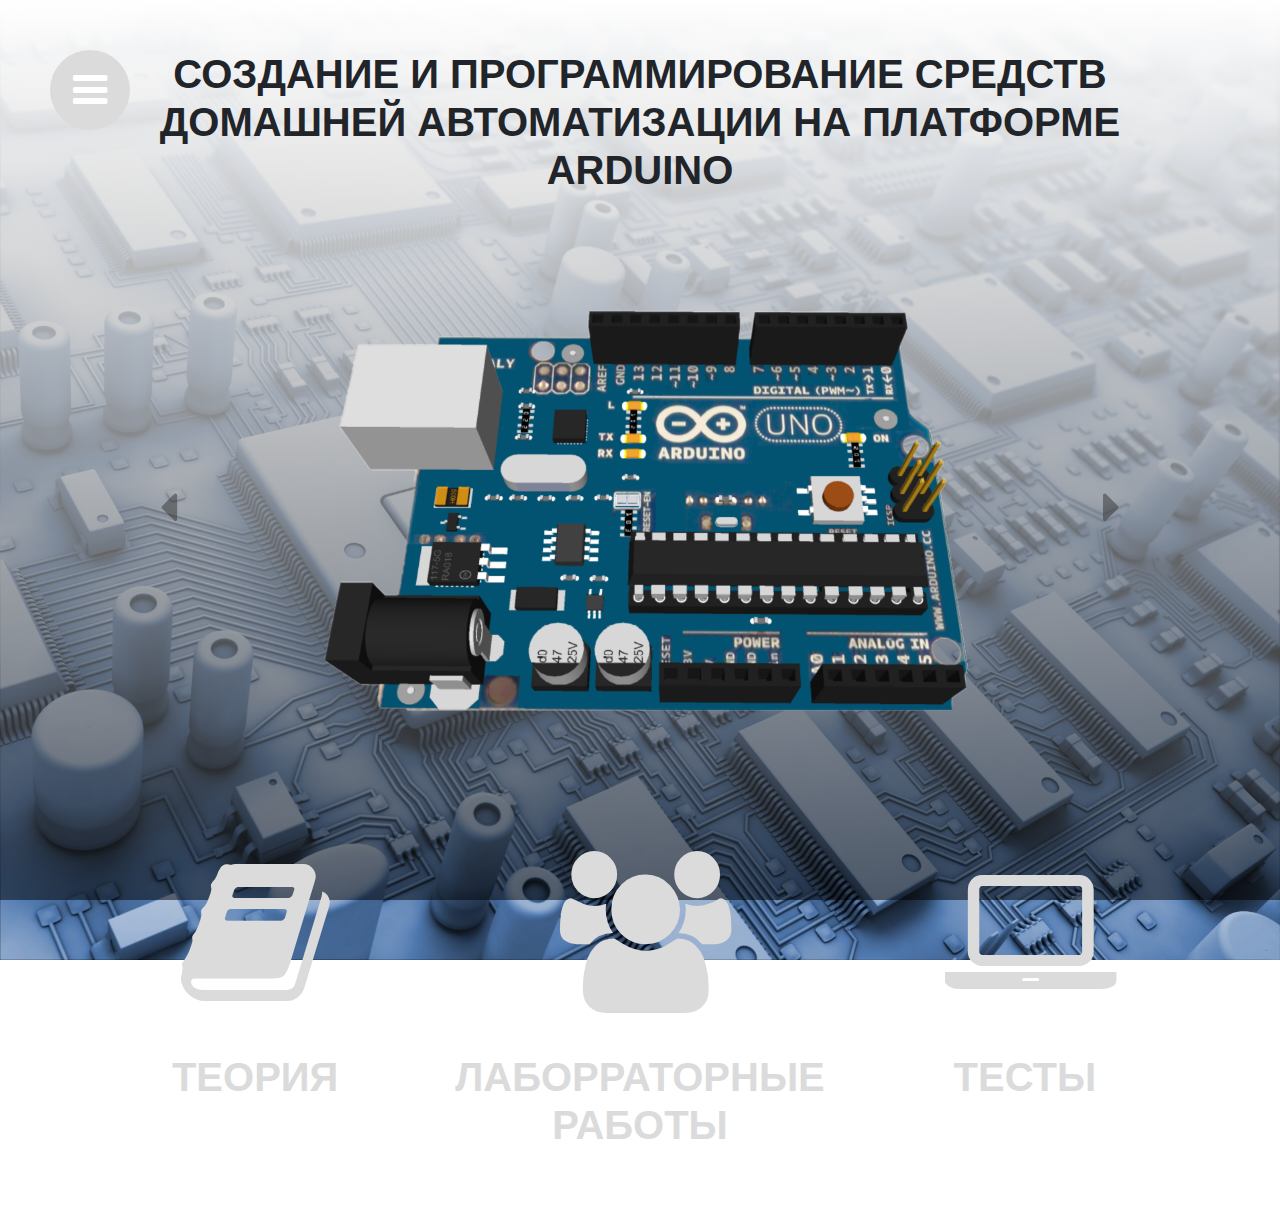
<file: index.html>
<!doctype html>
<html lang="en">
  <head>
    <meta charset="utf-8">
    <meta name="viewport" content="width=device-width, initial-scale=1, shrink-to-fit=no">
    <link rel="stylesheet" href="css/bootstrap.css">
    <link rel="stylesheet" href="css/d_ma.css">
    <link rel="stylesheet" href="css/font_d_ma_01.css">
    <title>
      Главная
    </title>
  </head>
  <body>
	<div class="swipe-area" id="LEFTFINGER"></div>

    <!-- левый выезжающий навигационный бар -->
    <nav class="nav flex-column bg-primary" id="menu" role="navigation">
      <a class="nav-link active" href="index.html">Главная</a>
      <a class="nav-link active" href="theory.html">Теория</a>
      <a class="nav-link" href="practice.html">Практика</a>
      <a class="nav-link" href="test.html">Тесты</a>
    </nav>

    <main class="page-wrap">

      <!-- кнопка для навигационный бар -->
      <button class="d-none d-lg-block" id="menu-toggle">
        <i class="font_icon_menu d-none d-lg-block"></i>
      </button>

      <section class="container" >

        <h1 class="h1 text-center display-8 text-uppercase font-weight-bold d-none d-lg-block">
          Создание и программирование средств домашней автоматизации на платформе Arduino
        </h1>

       <!-- <h3 class="text-center font-weight-light">
          Факультатив для студентов 3 курса физико-математического факультета
        </h3> -->

        <!-- карусель -->
        <div id="carouselExampleControls" class="carousel slide d-none d-lg-block" data-ride="carousel">
          <div class="carousel-inner">
            <!-- карусель. Элемент 1 -->
            <a class="carousel-item active" href="theory.html">
              <img src="img/Arduino.png" width="1280" height="720" class="d-block w-100" alt="...">
              <div class="carousel-caption d-none d-md-block">
                <h1 hidden>
                  Теория
                </h1>
              </div>
            </a>

            <!-- карусель. Элемент 2 -->
            <a class="carousel-item " href="practice.html">
              <img src="img/Labs.png" width="1280" height="720" class="d-block w-100" alt="...">
              <div class="carousel-caption d-none d-md-block">
                <h1 hidden>
                  Лабораторные работы
                </h1>
              </div>
            </a>

            <!-- карусель. Элемент 3 -->
            <a class="carousel-item " href="test.html">
              <img src="img/Ttest.png" width="1280" height="720" class="d-block w-100" alt="...">
              <div class="carousel-caption d-none d-md-block">
                <h1 hidden>
                  Тесты
                </h1>
              </div>
            </a>

          </div>

          <a class="carousel-control-prev" href="#carouselExampleControls" role="button" data-slide="prev">
            <i class="font_icon_left-dir" aria-hidden="true"></i>
            <span class="sr-only">Previous</span>
          </a>
          <a class="carousel-control-next" href="#carouselExampleControls" role="button" data-slide="next">
            <i class="font_icon_right-dir" aria-hidden="true"></i>
            <span class="sr-only">Next</span>
          </a>

        </div>

        <div class="row first_box text-center">
          <a class="col first_block" href="theory.html">
            <i class="font_icon_book"></i>
            <h1 class="font-weight-bold text-uppercase">Теория</h1>
          </a>
          <a class="col first_block" href="practice.html">
            <i class="font_icon_users"></i>
            <h1 class="font-weight-bold text-uppercase">Лаборраторные работы</h1>
          </a>
          <a class="col first_block" href="test.html">
            <i class="font_icon_laptop"></i>
            <h1 class="font-weight-bold text-uppercase">Тесты</h1>
          </a>
        </div>
      </section>
    </main>

    <script src="js/jquery-3.3.1.slim.min.js"></script>
    <script src="js/popper.min.js"></script>
    <script src="js/bootstrap.js"></script>
    <script src="js/d_ma.js"></script>
	<script src="js/jquery.touchSwipe.js"></script>

  </body>
</html>
</file>
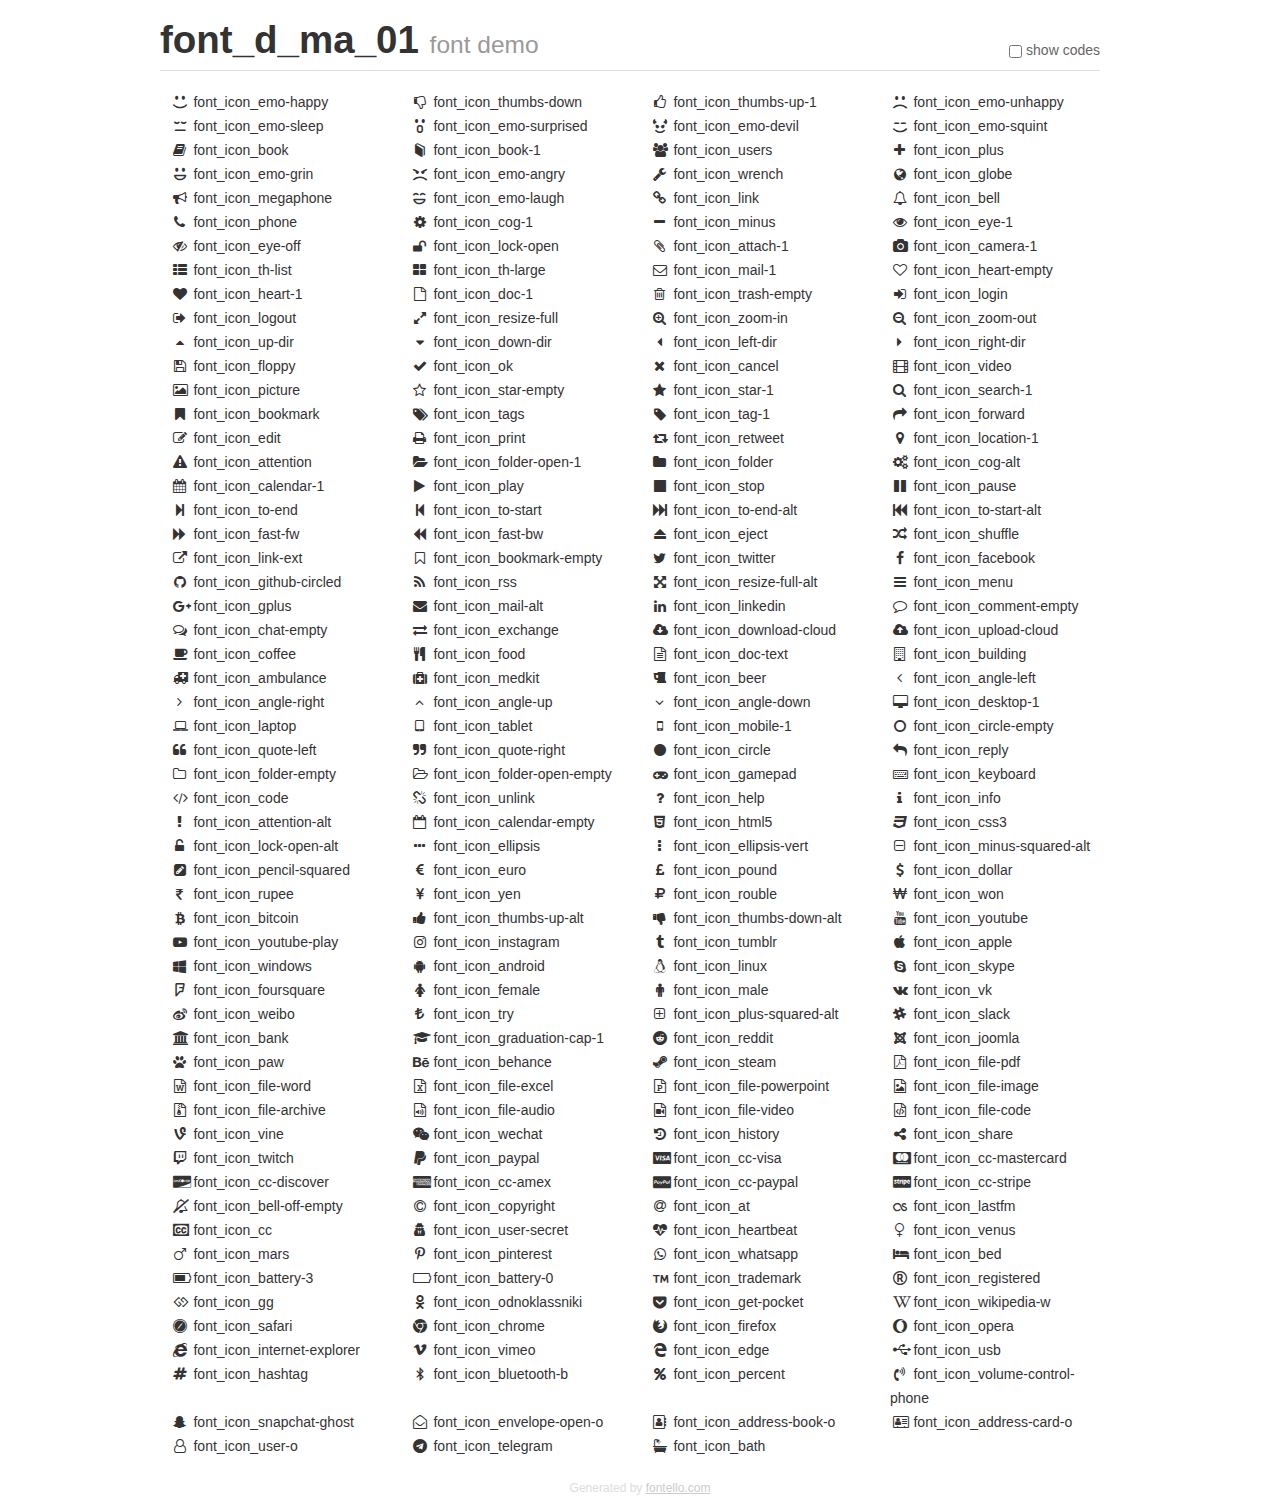
<file: font_demo.html>
<!DOCTYPE html>
<html>
  <head><!--[if lt IE 9]><script language="javascript" type="text/javascript" src="//html5shim.googlecode.com/svn/trunk/html5.js"></script><![endif]-->
    <meta charset="UTF-8"><style>/*
 * Bootstrap v2.2.1
 *
 * Copyright 2012 Twitter, Inc
 * Licensed under the Apache License v2.0
 * http://www.apache.org/licenses/LICENSE-2.0
 *
 * Designed and built with all the love in the world @twitter by @mdo and @fat.
 */
.clearfix {
  *zoom: 1;
}
.clearfix:before,
.clearfix:after {
  display: table;
  content: "";
  line-height: 0;
}
.clearfix:after {
  clear: both;
}
html {
  font-size: 100%;
  -webkit-text-size-adjust: 100%;
  -ms-text-size-adjust: 100%;
}
a:focus {
  outline: thin dotted #333;
  outline: 5px auto -webkit-focus-ring-color;
  outline-offset: -2px;
}
a:hover,
a:active {
  outline: 0;
}
button,
input,
select,
textarea {
  margin: 0;
  font-size: 100%;
  vertical-align: middle;
}
button,
input {
  *overflow: visible;
  line-height: normal;
}
button::-moz-focus-inner,
input::-moz-focus-inner {
  padding: 0;
  border: 0;
}
body {
  margin: 0;
  font-family: "Helvetica Neue", Helvetica, Arial, sans-serif;
  font-size: 14px;
  line-height: 20px;
  color: #333;
  background-color: #fff;
}
a {
  color: #08c;
  text-decoration: none;
}
a:hover {
  color: #005580;
  text-decoration: underline;
}
.row {
  margin-left: -20px;
  *zoom: 1;
}
.row:before,
.row:after {
  display: table;
  content: "";
  line-height: 0;
}
.row:after {
  clear: both;
}
[class*="span"] {
  float: left;
  min-height: 1px;
  margin-left: 20px;
}
.container,
.navbar-static-top .container,
.navbar-fixed-top .container,
.navbar-fixed-bottom .container {
  width: 940px;
}
.span12 {
  width: 940px;
}
.span11 {
  width: 860px;
}
.span10 {
  width: 780px;
}
.span9 {
  width: 700px;
}
.span8 {
  width: 620px;
}
.span7 {
  width: 540px;
}
.span6 {
  width: 460px;
}
.span5 {
  width: 380px;
}
.span4 {
  width: 300px;
}
.span3 {
  width: 220px;
}
.span2 {
  width: 140px;
}
.span1 {
  width: 60px;
}
[class*="span"].pull-right,
.row-fluid [class*="span"].pull-right {
  float: right;
}
.container {
  margin-right: auto;
  margin-left: auto;
  *zoom: 1;
}
.container:before,
.container:after {
  display: table;
  content: "";
  line-height: 0;
}
.container:after {
  clear: both;
}
p {
  margin: 0 0 10px;
}
.lead {
  margin-bottom: 20px;
  font-size: 21px;
  font-weight: 200;
  line-height: 30px;
}
small {
  font-size: 85%;
}
h1 {
  margin: 10px 0;
  font-family: inherit;
  font-weight: bold;
  line-height: 20px;
  color: inherit;
  text-rendering: optimizelegibility;
}
h1 small {
  font-weight: normal;
  line-height: 1;
  color: #999;
}
h1 {
  line-height: 40px;
}
h1 {
  font-size: 38.5px;
}
h1 small {
  font-size: 24.5px;
}
body {
  margin-top: 90px;
}
.header {
  position: fixed;
  top: 0;
  left: 50%;
  margin-left: -480px;
  background-color: #fff;
  border-bottom: 1px solid #ddd;
  padding-top: 10px;
  z-index: 10;
}
.footer {
  color: #ddd;
  font-size: 12px;
  text-align: center;
  margin-top: 20px;
}
.footer a {
  color: #ccc;
  text-decoration: underline;
}
.the-icons {
  font-size: 14px;
  line-height: 24px;
}
.switch {
  position: absolute;
  right: 0;
  bottom: 10px;
  color: #666;
}
.switch input {
  margin-right: 0.3em;
}
.codesOn .i-name {
  display: none;
}
.codesOn .i-code {
  display: inline;
}
.i-code {
  display: none;
}
@font-face {
      font-family: 'font_d_ma_01';
      src: url('./font/font_d_ma_01.eot?339943');
      src: url('./font/font_d_ma_01.eot?339943#iefix') format('embedded-opentype'),
           url('./font/font_d_ma_01.woff?339943') format('woff'),
           url('./font/font_d_ma_01.ttf?339943') format('truetype'),
           url('./font/font_d_ma_01.svg?339943#font_d_ma_01') format('svg');
      font-weight: normal;
      font-style: normal;
    }
     
     
    .demo-icon
    {
      font-family: "font_d_ma_01";
      font-style: normal;
      font-weight: normal;
      speak: none;
     
      display: inline-block;
      text-decoration: inherit;
      width: 1em;
      margin-right: .2em;
      text-align: center;
      /* opacity: .8; */
     
      /* For safety - reset parent styles, that can break glyph codes*/
      font-variant: normal;
      text-transform: none;
     
      /* fix buttons height, for twitter bootstrap */
      line-height: 1em;
     
      /* Animation center compensation - margins should be symmetric */
      /* remove if not needed */
      margin-left: .2em;
     
      /* You can be more comfortable with increased icons size */
      /* font-size: 120%; */
     
      /* Font smoothing. That was taken from TWBS */
      -webkit-font-smoothing: antialiased;
      -moz-osx-font-smoothing: grayscale;
     
      /* Uncomment for 3D effect */
      /* text-shadow: 1px 1px 1px rgba(127, 127, 127, 0.3); */
    }
     </style>
    <link rel="stylesheet" href="css/animation.css"><!--[if IE 7]><link rel="stylesheet" href="css/" + font.fontname + "-ie7.css"><![endif]-->
    <script>
      function toggleCodes(on) {
        var obj = document.getElementById('icons');
      
        if (on) {
          obj.className += ' codesOn';
        } else {
          obj.className = obj.className.replace(' codesOn', '');
        }
      }
      
    </script>
  </head>
  <body>
    <div class="container header">
      <h1>font_d_ma_01 <small>font demo</small></h1>
      <label class="switch">
        <input type="checkbox" onclick="toggleCodes(this.checked)">show codes
      </label>
    </div>
    <div class="container" id="icons">
      <div class="row">
        <div class="the-icons span3" title="Code: 0xe800"><i class="demo-icon font_icon_emo-happy">&#xe800;</i> <span class="i-name">font_icon_emo-happy</span><span class="i-code">0xe800</span></div>
        <div class="the-icons span3" title="Code: 0xe801"><i class="demo-icon font_icon_thumbs-down">&#xe801;</i> <span class="i-name">font_icon_thumbs-down</span><span class="i-code">0xe801</span></div>
        <div class="the-icons span3" title="Code: 0xe802"><i class="demo-icon font_icon_thumbs-up-1">&#xe802;</i> <span class="i-name">font_icon_thumbs-up-1</span><span class="i-code">0xe802</span></div>
        <div class="the-icons span3" title="Code: 0xe803"><i class="demo-icon font_icon_emo-unhappy">&#xe803;</i> <span class="i-name">font_icon_emo-unhappy</span><span class="i-code">0xe803</span></div>
      </div>
      <div class="row">
        <div class="the-icons span3" title="Code: 0xe804"><i class="demo-icon font_icon_emo-sleep">&#xe804;</i> <span class="i-name">font_icon_emo-sleep</span><span class="i-code">0xe804</span></div>
        <div class="the-icons span3" title="Code: 0xe805"><i class="demo-icon font_icon_emo-surprised">&#xe805;</i> <span class="i-name">font_icon_emo-surprised</span><span class="i-code">0xe805</span></div>
        <div class="the-icons span3" title="Code: 0xe806"><i class="demo-icon font_icon_emo-devil">&#xe806;</i> <span class="i-name">font_icon_emo-devil</span><span class="i-code">0xe806</span></div>
        <div class="the-icons span3" title="Code: 0xe807"><i class="demo-icon font_icon_emo-squint">&#xe807;</i> <span class="i-name">font_icon_emo-squint</span><span class="i-code">0xe807</span></div>
      </div>
      <div class="row">
        <div class="the-icons span3" title="Code: 0xe808"><i class="demo-icon font_icon_book">&#xe808;</i> <span class="i-name">font_icon_book</span><span class="i-code">0xe808</span></div>
        <div class="the-icons span3" title="Code: 0xe809"><i class="demo-icon font_icon_book-1">&#xe809;</i> <span class="i-name">font_icon_book-1</span><span class="i-code">0xe809</span></div>
        <div class="the-icons span3" title="Code: 0xe80a"><i class="demo-icon font_icon_users">&#xe80a;</i> <span class="i-name">font_icon_users</span><span class="i-code">0xe80a</span></div>
        <div class="the-icons span3" title="Code: 0xe80b"><i class="demo-icon font_icon_plus">&#xe80b;</i> <span class="i-name">font_icon_plus</span><span class="i-code">0xe80b</span></div>
      </div>
      <div class="row">
        <div class="the-icons span3" title="Code: 0xe80c"><i class="demo-icon font_icon_emo-grin">&#xe80c;</i> <span class="i-name">font_icon_emo-grin</span><span class="i-code">0xe80c</span></div>
        <div class="the-icons span3" title="Code: 0xe80d"><i class="demo-icon font_icon_emo-angry">&#xe80d;</i> <span class="i-name">font_icon_emo-angry</span><span class="i-code">0xe80d</span></div>
        <div class="the-icons span3" title="Code: 0xe80e"><i class="demo-icon font_icon_wrench">&#xe80e;</i> <span class="i-name">font_icon_wrench</span><span class="i-code">0xe80e</span></div>
        <div class="the-icons span3" title="Code: 0xe80f"><i class="demo-icon font_icon_globe">&#xe80f;</i> <span class="i-name">font_icon_globe</span><span class="i-code">0xe80f</span></div>
      </div>
      <div class="row">
        <div class="the-icons span3" title="Code: 0xe810"><i class="demo-icon font_icon_megaphone">&#xe810;</i> <span class="i-name">font_icon_megaphone</span><span class="i-code">0xe810</span></div>
        <div class="the-icons span3" title="Code: 0xe812"><i class="demo-icon font_icon_emo-laugh">&#xe812;</i> <span class="i-name">font_icon_emo-laugh</span><span class="i-code">0xe812</span></div>
        <div class="the-icons span3" title="Code: 0xe820"><i class="demo-icon font_icon_link">&#xe820;</i> <span class="i-name">font_icon_link</span><span class="i-code">0xe820</span></div>
        <div class="the-icons span3" title="Code: 0xe821"><i class="demo-icon font_icon_bell">&#xe821;</i> <span class="i-name">font_icon_bell</span><span class="i-code">0xe821</span></div>
      </div>
      <div class="row">
        <div class="the-icons span3" title="Code: 0xe822"><i class="demo-icon font_icon_phone">&#xe822;</i> <span class="i-name">font_icon_phone</span><span class="i-code">0xe822</span></div>
        <div class="the-icons span3" title="Code: 0xe823"><i class="demo-icon font_icon_cog-1">&#xe823;</i> <span class="i-name">font_icon_cog-1</span><span class="i-code">0xe823</span></div>
        <div class="the-icons span3" title="Code: 0xe825"><i class="demo-icon font_icon_minus">&#xe825;</i> <span class="i-name">font_icon_minus</span><span class="i-code">0xe825</span></div>
        <div class="the-icons span3" title="Code: 0xe826"><i class="demo-icon font_icon_eye-1">&#xe826;</i> <span class="i-name">font_icon_eye-1</span><span class="i-code">0xe826</span></div>
      </div>
      <div class="row">
        <div class="the-icons span3" title="Code: 0xe827"><i class="demo-icon font_icon_eye-off">&#xe827;</i> <span class="i-name">font_icon_eye-off</span><span class="i-code">0xe827</span></div>
        <div class="the-icons span3" title="Code: 0xe828"><i class="demo-icon font_icon_lock-open">&#xe828;</i> <span class="i-name">font_icon_lock-open</span><span class="i-code">0xe828</span></div>
        <div class="the-icons span3" title="Code: 0xe829"><i class="demo-icon font_icon_attach-1">&#xe829;</i> <span class="i-name">font_icon_attach-1</span><span class="i-code">0xe829</span></div>
        <div class="the-icons span3" title="Code: 0xe82a"><i class="demo-icon font_icon_camera-1">&#xe82a;</i> <span class="i-name">font_icon_camera-1</span><span class="i-code">0xe82a</span></div>
      </div>
      <div class="row">
        <div class="the-icons span3" title="Code: 0xe82b"><i class="demo-icon font_icon_th-list">&#xe82b;</i> <span class="i-name">font_icon_th-list</span><span class="i-code">0xe82b</span></div>
        <div class="the-icons span3" title="Code: 0xe82c"><i class="demo-icon font_icon_th-large">&#xe82c;</i> <span class="i-name">font_icon_th-large</span><span class="i-code">0xe82c</span></div>
        <div class="the-icons span3" title="Code: 0xe82d"><i class="demo-icon font_icon_mail-1">&#xe82d;</i> <span class="i-name">font_icon_mail-1</span><span class="i-code">0xe82d</span></div>
        <div class="the-icons span3" title="Code: 0xe82e"><i class="demo-icon font_icon_heart-empty">&#xe82e;</i> <span class="i-name">font_icon_heart-empty</span><span class="i-code">0xe82e</span></div>
      </div>
      <div class="row">
        <div class="the-icons span3" title="Code: 0xe82f"><i class="demo-icon font_icon_heart-1">&#xe82f;</i> <span class="i-name">font_icon_heart-1</span><span class="i-code">0xe82f</span></div>
        <div class="the-icons span3" title="Code: 0xe830"><i class="demo-icon font_icon_doc-1">&#xe830;</i> <span class="i-name">font_icon_doc-1</span><span class="i-code">0xe830</span></div>
        <div class="the-icons span3" title="Code: 0xe831"><i class="demo-icon font_icon_trash-empty">&#xe831;</i> <span class="i-name">font_icon_trash-empty</span><span class="i-code">0xe831</span></div>
        <div class="the-icons span3" title="Code: 0xe832"><i class="demo-icon font_icon_login">&#xe832;</i> <span class="i-name">font_icon_login</span><span class="i-code">0xe832</span></div>
      </div>
      <div class="row">
        <div class="the-icons span3" title="Code: 0xe833"><i class="demo-icon font_icon_logout">&#xe833;</i> <span class="i-name">font_icon_logout</span><span class="i-code">0xe833</span></div>
        <div class="the-icons span3" title="Code: 0xe834"><i class="demo-icon font_icon_resize-full">&#xe834;</i> <span class="i-name">font_icon_resize-full</span><span class="i-code">0xe834</span></div>
        <div class="the-icons span3" title="Code: 0xe835"><i class="demo-icon font_icon_zoom-in">&#xe835;</i> <span class="i-name">font_icon_zoom-in</span><span class="i-code">0xe835</span></div>
        <div class="the-icons span3" title="Code: 0xe836"><i class="demo-icon font_icon_zoom-out">&#xe836;</i> <span class="i-name">font_icon_zoom-out</span><span class="i-code">0xe836</span></div>
      </div>
      <div class="row">
        <div class="the-icons span3" title="Code: 0xe837"><i class="demo-icon font_icon_up-dir">&#xe837;</i> <span class="i-name">font_icon_up-dir</span><span class="i-code">0xe837</span></div>
        <div class="the-icons span3" title="Code: 0xe838"><i class="demo-icon font_icon_down-dir">&#xe838;</i> <span class="i-name">font_icon_down-dir</span><span class="i-code">0xe838</span></div>
        <div class="the-icons span3" title="Code: 0xe839"><i class="demo-icon font_icon_left-dir">&#xe839;</i> <span class="i-name">font_icon_left-dir</span><span class="i-code">0xe839</span></div>
        <div class="the-icons span3" title="Code: 0xe83a"><i class="demo-icon font_icon_right-dir">&#xe83a;</i> <span class="i-name">font_icon_right-dir</span><span class="i-code">0xe83a</span></div>
      </div>
      <div class="row">
        <div class="the-icons span3" title="Code: 0xe83b"><i class="demo-icon font_icon_floppy">&#xe83b;</i> <span class="i-name">font_icon_floppy</span><span class="i-code">0xe83b</span></div>
        <div class="the-icons span3" title="Code: 0xe83c"><i class="demo-icon font_icon_ok">&#xe83c;</i> <span class="i-name">font_icon_ok</span><span class="i-code">0xe83c</span></div>
        <div class="the-icons span3" title="Code: 0xe83d"><i class="demo-icon font_icon_cancel">&#xe83d;</i> <span class="i-name">font_icon_cancel</span><span class="i-code">0xe83d</span></div>
        <div class="the-icons span3" title="Code: 0xe83e"><i class="demo-icon font_icon_video">&#xe83e;</i> <span class="i-name">font_icon_video</span><span class="i-code">0xe83e</span></div>
      </div>
      <div class="row">
        <div class="the-icons span3" title="Code: 0xe83f"><i class="demo-icon font_icon_picture">&#xe83f;</i> <span class="i-name">font_icon_picture</span><span class="i-code">0xe83f</span></div>
        <div class="the-icons span3" title="Code: 0xe840"><i class="demo-icon font_icon_star-empty">&#xe840;</i> <span class="i-name">font_icon_star-empty</span><span class="i-code">0xe840</span></div>
        <div class="the-icons span3" title="Code: 0xe841"><i class="demo-icon font_icon_star-1">&#xe841;</i> <span class="i-name">font_icon_star-1</span><span class="i-code">0xe841</span></div>
        <div class="the-icons span3" title="Code: 0xe842"><i class="demo-icon font_icon_search-1">&#xe842;</i> <span class="i-name">font_icon_search-1</span><span class="i-code">0xe842</span></div>
      </div>
      <div class="row">
        <div class="the-icons span3" title="Code: 0xe843"><i class="demo-icon font_icon_bookmark">&#xe843;</i> <span class="i-name">font_icon_bookmark</span><span class="i-code">0xe843</span></div>
        <div class="the-icons span3" title="Code: 0xe844"><i class="demo-icon font_icon_tags">&#xe844;</i> <span class="i-name">font_icon_tags</span><span class="i-code">0xe844</span></div>
        <div class="the-icons span3" title="Code: 0xe845"><i class="demo-icon font_icon_tag-1">&#xe845;</i> <span class="i-name">font_icon_tag-1</span><span class="i-code">0xe845</span></div>
        <div class="the-icons span3" title="Code: 0xe846"><i class="demo-icon font_icon_forward">&#xe846;</i> <span class="i-name">font_icon_forward</span><span class="i-code">0xe846</span></div>
      </div>
      <div class="row">
        <div class="the-icons span3" title="Code: 0xe847"><i class="demo-icon font_icon_edit">&#xe847;</i> <span class="i-name">font_icon_edit</span><span class="i-code">0xe847</span></div>
        <div class="the-icons span3" title="Code: 0xe848"><i class="demo-icon font_icon_print">&#xe848;</i> <span class="i-name">font_icon_print</span><span class="i-code">0xe848</span></div>
        <div class="the-icons span3" title="Code: 0xe849"><i class="demo-icon font_icon_retweet">&#xe849;</i> <span class="i-name">font_icon_retweet</span><span class="i-code">0xe849</span></div>
        <div class="the-icons span3" title="Code: 0xe84a"><i class="demo-icon font_icon_location-1">&#xe84a;</i> <span class="i-name">font_icon_location-1</span><span class="i-code">0xe84a</span></div>
      </div>
      <div class="row">
        <div class="the-icons span3" title="Code: 0xe84b"><i class="demo-icon font_icon_attention">&#xe84b;</i> <span class="i-name">font_icon_attention</span><span class="i-code">0xe84b</span></div>
        <div class="the-icons span3" title="Code: 0xe84c"><i class="demo-icon font_icon_folder-open-1">&#xe84c;</i> <span class="i-name">font_icon_folder-open-1</span><span class="i-code">0xe84c</span></div>
        <div class="the-icons span3" title="Code: 0xe84d"><i class="demo-icon font_icon_folder">&#xe84d;</i> <span class="i-name">font_icon_folder</span><span class="i-code">0xe84d</span></div>
        <div class="the-icons span3" title="Code: 0xe84e"><i class="demo-icon font_icon_cog-alt">&#xe84e;</i> <span class="i-name">font_icon_cog-alt</span><span class="i-code">0xe84e</span></div>
      </div>
      <div class="row">
        <div class="the-icons span3" title="Code: 0xe84f"><i class="demo-icon font_icon_calendar-1">&#xe84f;</i> <span class="i-name">font_icon_calendar-1</span><span class="i-code">0xe84f</span></div>
        <div class="the-icons span3" title="Code: 0xe850"><i class="demo-icon font_icon_play">&#xe850;</i> <span class="i-name">font_icon_play</span><span class="i-code">0xe850</span></div>
        <div class="the-icons span3" title="Code: 0xe851"><i class="demo-icon font_icon_stop">&#xe851;</i> <span class="i-name">font_icon_stop</span><span class="i-code">0xe851</span></div>
        <div class="the-icons span3" title="Code: 0xe852"><i class="demo-icon font_icon_pause">&#xe852;</i> <span class="i-name">font_icon_pause</span><span class="i-code">0xe852</span></div>
      </div>
      <div class="row">
        <div class="the-icons span3" title="Code: 0xe853"><i class="demo-icon font_icon_to-end">&#xe853;</i> <span class="i-name">font_icon_to-end</span><span class="i-code">0xe853</span></div>
        <div class="the-icons span3" title="Code: 0xe854"><i class="demo-icon font_icon_to-start">&#xe854;</i> <span class="i-name">font_icon_to-start</span><span class="i-code">0xe854</span></div>
        <div class="the-icons span3" title="Code: 0xe855"><i class="demo-icon font_icon_to-end-alt">&#xe855;</i> <span class="i-name">font_icon_to-end-alt</span><span class="i-code">0xe855</span></div>
        <div class="the-icons span3" title="Code: 0xe856"><i class="demo-icon font_icon_to-start-alt">&#xe856;</i> <span class="i-name">font_icon_to-start-alt</span><span class="i-code">0xe856</span></div>
      </div>
      <div class="row">
        <div class="the-icons span3" title="Code: 0xe857"><i class="demo-icon font_icon_fast-fw">&#xe857;</i> <span class="i-name">font_icon_fast-fw</span><span class="i-code">0xe857</span></div>
        <div class="the-icons span3" title="Code: 0xe858"><i class="demo-icon font_icon_fast-bw">&#xe858;</i> <span class="i-name">font_icon_fast-bw</span><span class="i-code">0xe858</span></div>
        <div class="the-icons span3" title="Code: 0xe859"><i class="demo-icon font_icon_eject">&#xe859;</i> <span class="i-name">font_icon_eject</span><span class="i-code">0xe859</span></div>
        <div class="the-icons span3" title="Code: 0xe85a"><i class="demo-icon font_icon_shuffle">&#xe85a;</i> <span class="i-name">font_icon_shuffle</span><span class="i-code">0xe85a</span></div>
      </div>
      <div class="row">
        <div class="the-icons span3" title="Code: 0xf08e"><i class="demo-icon font_icon_link-ext">&#xf08e;</i> <span class="i-name">font_icon_link-ext</span><span class="i-code">0xf08e</span></div>
        <div class="the-icons span3" title="Code: 0xf097"><i class="demo-icon font_icon_bookmark-empty">&#xf097;</i> <span class="i-name">font_icon_bookmark-empty</span><span class="i-code">0xf097</span></div>
        <div class="the-icons span3" title="Code: 0xf099"><i class="demo-icon font_icon_twitter">&#xf099;</i> <span class="i-name">font_icon_twitter</span><span class="i-code">0xf099</span></div>
        <div class="the-icons span3" title="Code: 0xf09a"><i class="demo-icon font_icon_facebook">&#xf09a;</i> <span class="i-name">font_icon_facebook</span><span class="i-code">0xf09a</span></div>
      </div>
      <div class="row">
        <div class="the-icons span3" title="Code: 0xf09b"><i class="demo-icon font_icon_github-circled">&#xf09b;</i> <span class="i-name">font_icon_github-circled</span><span class="i-code">0xf09b</span></div>
        <div class="the-icons span3" title="Code: 0xf09e"><i class="demo-icon font_icon_rss">&#xf09e;</i> <span class="i-name">font_icon_rss</span><span class="i-code">0xf09e</span></div>
        <div class="the-icons span3" title="Code: 0xf0b2"><i class="demo-icon font_icon_resize-full-alt">&#xf0b2;</i> <span class="i-name">font_icon_resize-full-alt</span><span class="i-code">0xf0b2</span></div>
        <div class="the-icons span3" title="Code: 0xf0c9"><i class="demo-icon font_icon_menu">&#xf0c9;</i> <span class="i-name">font_icon_menu</span><span class="i-code">0xf0c9</span></div>
      </div>
      <div class="row">
        <div class="the-icons span3" title="Code: 0xf0d5"><i class="demo-icon font_icon_gplus">&#xf0d5;</i> <span class="i-name">font_icon_gplus</span><span class="i-code">0xf0d5</span></div>
        <div class="the-icons span3" title="Code: 0xf0e0"><i class="demo-icon font_icon_mail-alt">&#xf0e0;</i> <span class="i-name">font_icon_mail-alt</span><span class="i-code">0xf0e0</span></div>
        <div class="the-icons span3" title="Code: 0xf0e1"><i class="demo-icon font_icon_linkedin">&#xf0e1;</i> <span class="i-name">font_icon_linkedin</span><span class="i-code">0xf0e1</span></div>
        <div class="the-icons span3" title="Code: 0xf0e5"><i class="demo-icon font_icon_comment-empty">&#xf0e5;</i> <span class="i-name">font_icon_comment-empty</span><span class="i-code">0xf0e5</span></div>
      </div>
      <div class="row">
        <div class="the-icons span3" title="Code: 0xf0e6"><i class="demo-icon font_icon_chat-empty">&#xf0e6;</i> <span class="i-name">font_icon_chat-empty</span><span class="i-code">0xf0e6</span></div>
        <div class="the-icons span3" title="Code: 0xf0ec"><i class="demo-icon font_icon_exchange">&#xf0ec;</i> <span class="i-name">font_icon_exchange</span><span class="i-code">0xf0ec</span></div>
        <div class="the-icons span3" title="Code: 0xf0ed"><i class="demo-icon font_icon_download-cloud">&#xf0ed;</i> <span class="i-name">font_icon_download-cloud</span><span class="i-code">0xf0ed</span></div>
        <div class="the-icons span3" title="Code: 0xf0ee"><i class="demo-icon font_icon_upload-cloud">&#xf0ee;</i> <span class="i-name">font_icon_upload-cloud</span><span class="i-code">0xf0ee</span></div>
      </div>
      <div class="row">
        <div class="the-icons span3" title="Code: 0xf0f4"><i class="demo-icon font_icon_coffee">&#xf0f4;</i> <span class="i-name">font_icon_coffee</span><span class="i-code">0xf0f4</span></div>
        <div class="the-icons span3" title="Code: 0xf0f5"><i class="demo-icon font_icon_food">&#xf0f5;</i> <span class="i-name">font_icon_food</span><span class="i-code">0xf0f5</span></div>
        <div class="the-icons span3" title="Code: 0xf0f6"><i class="demo-icon font_icon_doc-text">&#xf0f6;</i> <span class="i-name">font_icon_doc-text</span><span class="i-code">0xf0f6</span></div>
        <div class="the-icons span3" title="Code: 0xf0f7"><i class="demo-icon font_icon_building">&#xf0f7;</i> <span class="i-name">font_icon_building</span><span class="i-code">0xf0f7</span></div>
      </div>
      <div class="row">
        <div class="the-icons span3" title="Code: 0xf0f9"><i class="demo-icon font_icon_ambulance">&#xf0f9;</i> <span class="i-name">font_icon_ambulance</span><span class="i-code">0xf0f9</span></div>
        <div class="the-icons span3" title="Code: 0xf0fa"><i class="demo-icon font_icon_medkit">&#xf0fa;</i> <span class="i-name">font_icon_medkit</span><span class="i-code">0xf0fa</span></div>
        <div class="the-icons span3" title="Code: 0xf0fc"><i class="demo-icon font_icon_beer">&#xf0fc;</i> <span class="i-name">font_icon_beer</span><span class="i-code">0xf0fc</span></div>
        <div class="the-icons span3" title="Code: 0xf104"><i class="demo-icon font_icon_angle-left">&#xf104;</i> <span class="i-name">font_icon_angle-left</span><span class="i-code">0xf104</span></div>
      </div>
      <div class="row">
        <div class="the-icons span3" title="Code: 0xf105"><i class="demo-icon font_icon_angle-right">&#xf105;</i> <span class="i-name">font_icon_angle-right</span><span class="i-code">0xf105</span></div>
        <div class="the-icons span3" title="Code: 0xf106"><i class="demo-icon font_icon_angle-up">&#xf106;</i> <span class="i-name">font_icon_angle-up</span><span class="i-code">0xf106</span></div>
        <div class="the-icons span3" title="Code: 0xf107"><i class="demo-icon font_icon_angle-down">&#xf107;</i> <span class="i-name">font_icon_angle-down</span><span class="i-code">0xf107</span></div>
        <div class="the-icons span3" title="Code: 0xf108"><i class="demo-icon font_icon_desktop-1">&#xf108;</i> <span class="i-name">font_icon_desktop-1</span><span class="i-code">0xf108</span></div>
      </div>
      <div class="row">
        <div class="the-icons span3" title="Code: 0xf109"><i class="demo-icon font_icon_laptop">&#xf109;</i> <span class="i-name">font_icon_laptop</span><span class="i-code">0xf109</span></div>
        <div class="the-icons span3" title="Code: 0xf10a"><i class="demo-icon font_icon_tablet">&#xf10a;</i> <span class="i-name">font_icon_tablet</span><span class="i-code">0xf10a</span></div>
        <div class="the-icons span3" title="Code: 0xf10b"><i class="demo-icon font_icon_mobile-1">&#xf10b;</i> <span class="i-name">font_icon_mobile-1</span><span class="i-code">0xf10b</span></div>
        <div class="the-icons span3" title="Code: 0xf10c"><i class="demo-icon font_icon_circle-empty">&#xf10c;</i> <span class="i-name">font_icon_circle-empty</span><span class="i-code">0xf10c</span></div>
      </div>
      <div class="row">
        <div class="the-icons span3" title="Code: 0xf10d"><i class="demo-icon font_icon_quote-left">&#xf10d;</i> <span class="i-name">font_icon_quote-left</span><span class="i-code">0xf10d</span></div>
        <div class="the-icons span3" title="Code: 0xf10e"><i class="demo-icon font_icon_quote-right">&#xf10e;</i> <span class="i-name">font_icon_quote-right</span><span class="i-code">0xf10e</span></div>
        <div class="the-icons span3" title="Code: 0xf111"><i class="demo-icon font_icon_circle">&#xf111;</i> <span class="i-name">font_icon_circle</span><span class="i-code">0xf111</span></div>
        <div class="the-icons span3" title="Code: 0xf112"><i class="demo-icon font_icon_reply">&#xf112;</i> <span class="i-name">font_icon_reply</span><span class="i-code">0xf112</span></div>
      </div>
      <div class="row">
        <div class="the-icons span3" title="Code: 0xf114"><i class="demo-icon font_icon_folder-empty">&#xf114;</i> <span class="i-name">font_icon_folder-empty</span><span class="i-code">0xf114</span></div>
        <div class="the-icons span3" title="Code: 0xf115"><i class="demo-icon font_icon_folder-open-empty">&#xf115;</i> <span class="i-name">font_icon_folder-open-empty</span><span class="i-code">0xf115</span></div>
        <div class="the-icons span3" title="Code: 0xf11b"><i class="demo-icon font_icon_gamepad">&#xf11b;</i> <span class="i-name">font_icon_gamepad</span><span class="i-code">0xf11b</span></div>
        <div class="the-icons span3" title="Code: 0xf11c"><i class="demo-icon font_icon_keyboard">&#xf11c;</i> <span class="i-name">font_icon_keyboard</span><span class="i-code">0xf11c</span></div>
      </div>
      <div class="row">
        <div class="the-icons span3" title="Code: 0xf121"><i class="demo-icon font_icon_code">&#xf121;</i> <span class="i-name">font_icon_code</span><span class="i-code">0xf121</span></div>
        <div class="the-icons span3" title="Code: 0xf127"><i class="demo-icon font_icon_unlink">&#xf127;</i> <span class="i-name">font_icon_unlink</span><span class="i-code">0xf127</span></div>
        <div class="the-icons span3" title="Code: 0xf128"><i class="demo-icon font_icon_help">&#xf128;</i> <span class="i-name">font_icon_help</span><span class="i-code">0xf128</span></div>
        <div class="the-icons span3" title="Code: 0xf129"><i class="demo-icon font_icon_info">&#xf129;</i> <span class="i-name">font_icon_info</span><span class="i-code">0xf129</span></div>
      </div>
      <div class="row">
        <div class="the-icons span3" title="Code: 0xf12a"><i class="demo-icon font_icon_attention-alt">&#xf12a;</i> <span class="i-name">font_icon_attention-alt</span><span class="i-code">0xf12a</span></div>
        <div class="the-icons span3" title="Code: 0xf133"><i class="demo-icon font_icon_calendar-empty">&#xf133;</i> <span class="i-name">font_icon_calendar-empty</span><span class="i-code">0xf133</span></div>
        <div class="the-icons span3" title="Code: 0xf13b"><i class="demo-icon font_icon_html5">&#xf13b;</i> <span class="i-name">font_icon_html5</span><span class="i-code">0xf13b</span></div>
        <div class="the-icons span3" title="Code: 0xf13c"><i class="demo-icon font_icon_css3">&#xf13c;</i> <span class="i-name">font_icon_css3</span><span class="i-code">0xf13c</span></div>
      </div>
      <div class="row">
        <div class="the-icons span3" title="Code: 0xf13e"><i class="demo-icon font_icon_lock-open-alt">&#xf13e;</i> <span class="i-name">font_icon_lock-open-alt</span><span class="i-code">0xf13e</span></div>
        <div class="the-icons span3" title="Code: 0xf141"><i class="demo-icon font_icon_ellipsis">&#xf141;</i> <span class="i-name">font_icon_ellipsis</span><span class="i-code">0xf141</span></div>
        <div class="the-icons span3" title="Code: 0xf142"><i class="demo-icon font_icon_ellipsis-vert">&#xf142;</i> <span class="i-name">font_icon_ellipsis-vert</span><span class="i-code">0xf142</span></div>
        <div class="the-icons span3" title="Code: 0xf147"><i class="demo-icon font_icon_minus-squared-alt">&#xf147;</i> <span class="i-name">font_icon_minus-squared-alt</span><span class="i-code">0xf147</span></div>
      </div>
      <div class="row">
        <div class="the-icons span3" title="Code: 0xf14b"><i class="demo-icon font_icon_pencil-squared">&#xf14b;</i> <span class="i-name">font_icon_pencil-squared</span><span class="i-code">0xf14b</span></div>
        <div class="the-icons span3" title="Code: 0xf153"><i class="demo-icon font_icon_euro">&#xf153;</i> <span class="i-name">font_icon_euro</span><span class="i-code">0xf153</span></div>
        <div class="the-icons span3" title="Code: 0xf154"><i class="demo-icon font_icon_pound">&#xf154;</i> <span class="i-name">font_icon_pound</span><span class="i-code">0xf154</span></div>
        <div class="the-icons span3" title="Code: 0xf155"><i class="demo-icon font_icon_dollar">&#xf155;</i> <span class="i-name">font_icon_dollar</span><span class="i-code">0xf155</span></div>
      </div>
      <div class="row">
        <div class="the-icons span3" title="Code: 0xf156"><i class="demo-icon font_icon_rupee">&#xf156;</i> <span class="i-name">font_icon_rupee</span><span class="i-code">0xf156</span></div>
        <div class="the-icons span3" title="Code: 0xf157"><i class="demo-icon font_icon_yen">&#xf157;</i> <span class="i-name">font_icon_yen</span><span class="i-code">0xf157</span></div>
        <div class="the-icons span3" title="Code: 0xf158"><i class="demo-icon font_icon_rouble">&#xf158;</i> <span class="i-name">font_icon_rouble</span><span class="i-code">0xf158</span></div>
        <div class="the-icons span3" title="Code: 0xf159"><i class="demo-icon font_icon_won">&#xf159;</i> <span class="i-name">font_icon_won</span><span class="i-code">0xf159</span></div>
      </div>
      <div class="row">
        <div class="the-icons span3" title="Code: 0xf15a"><i class="demo-icon font_icon_bitcoin">&#xf15a;</i> <span class="i-name">font_icon_bitcoin</span><span class="i-code">0xf15a</span></div>
        <div class="the-icons span3" title="Code: 0xf164"><i class="demo-icon font_icon_thumbs-up-alt">&#xf164;</i> <span class="i-name">font_icon_thumbs-up-alt</span><span class="i-code">0xf164</span></div>
        <div class="the-icons span3" title="Code: 0xf165"><i class="demo-icon font_icon_thumbs-down-alt">&#xf165;</i> <span class="i-name">font_icon_thumbs-down-alt</span><span class="i-code">0xf165</span></div>
        <div class="the-icons span3" title="Code: 0xf167"><i class="demo-icon font_icon_youtube">&#xf167;</i> <span class="i-name">font_icon_youtube</span><span class="i-code">0xf167</span></div>
      </div>
      <div class="row">
        <div class="the-icons span3" title="Code: 0xf16a"><i class="demo-icon font_icon_youtube-play">&#xf16a;</i> <span class="i-name">font_icon_youtube-play</span><span class="i-code">0xf16a</span></div>
        <div class="the-icons span3" title="Code: 0xf16d"><i class="demo-icon font_icon_instagram">&#xf16d;</i> <span class="i-name">font_icon_instagram</span><span class="i-code">0xf16d</span></div>
        <div class="the-icons span3" title="Code: 0xf173"><i class="demo-icon font_icon_tumblr">&#xf173;</i> <span class="i-name">font_icon_tumblr</span><span class="i-code">0xf173</span></div>
        <div class="the-icons span3" title="Code: 0xf179"><i class="demo-icon font_icon_apple">&#xf179;</i> <span class="i-name">font_icon_apple</span><span class="i-code">0xf179</span></div>
      </div>
      <div class="row">
        <div class="the-icons span3" title="Code: 0xf17a"><i class="demo-icon font_icon_windows">&#xf17a;</i> <span class="i-name">font_icon_windows</span><span class="i-code">0xf17a</span></div>
        <div class="the-icons span3" title="Code: 0xf17b"><i class="demo-icon font_icon_android">&#xf17b;</i> <span class="i-name">font_icon_android</span><span class="i-code">0xf17b</span></div>
        <div class="the-icons span3" title="Code: 0xf17c"><i class="demo-icon font_icon_linux">&#xf17c;</i> <span class="i-name">font_icon_linux</span><span class="i-code">0xf17c</span></div>
        <div class="the-icons span3" title="Code: 0xf17e"><i class="demo-icon font_icon_skype">&#xf17e;</i> <span class="i-name">font_icon_skype</span><span class="i-code">0xf17e</span></div>
      </div>
      <div class="row">
        <div class="the-icons span3" title="Code: 0xf180"><i class="demo-icon font_icon_foursquare">&#xf180;</i> <span class="i-name">font_icon_foursquare</span><span class="i-code">0xf180</span></div>
        <div class="the-icons span3" title="Code: 0xf182"><i class="demo-icon font_icon_female">&#xf182;</i> <span class="i-name">font_icon_female</span><span class="i-code">0xf182</span></div>
        <div class="the-icons span3" title="Code: 0xf183"><i class="demo-icon font_icon_male">&#xf183;</i> <span class="i-name">font_icon_male</span><span class="i-code">0xf183</span></div>
        <div class="the-icons span3" title="Code: 0xf189"><i class="demo-icon font_icon_vk">&#xf189;</i> <span class="i-name">font_icon_vk</span><span class="i-code">0xf189</span></div>
      </div>
      <div class="row">
        <div class="the-icons span3" title="Code: 0xf18a"><i class="demo-icon font_icon_weibo">&#xf18a;</i> <span class="i-name">font_icon_weibo</span><span class="i-code">0xf18a</span></div>
        <div class="the-icons span3" title="Code: 0xf195"><i class="demo-icon font_icon_try">&#xf195;</i> <span class="i-name">font_icon_try</span><span class="i-code">0xf195</span></div>
        <div class="the-icons span3" title="Code: 0xf196"><i class="demo-icon font_icon_plus-squared-alt">&#xf196;</i> <span class="i-name">font_icon_plus-squared-alt</span><span class="i-code">0xf196</span></div>
        <div class="the-icons span3" title="Code: 0xf198"><i class="demo-icon font_icon_slack">&#xf198;</i> <span class="i-name">font_icon_slack</span><span class="i-code">0xf198</span></div>
      </div>
      <div class="row">
        <div class="the-icons span3" title="Code: 0xf19c"><i class="demo-icon font_icon_bank">&#xf19c;</i> <span class="i-name">font_icon_bank</span><span class="i-code">0xf19c</span></div>
        <div class="the-icons span3" title="Code: 0xf19d"><i class="demo-icon font_icon_graduation-cap-1">&#xf19d;</i> <span class="i-name">font_icon_graduation-cap-1</span><span class="i-code">0xf19d</span></div>
        <div class="the-icons span3" title="Code: 0xf1a1"><i class="demo-icon font_icon_reddit">&#xf1a1;</i> <span class="i-name">font_icon_reddit</span><span class="i-code">0xf1a1</span></div>
        <div class="the-icons span3" title="Code: 0xf1aa"><i class="demo-icon font_icon_joomla">&#xf1aa;</i> <span class="i-name">font_icon_joomla</span><span class="i-code">0xf1aa</span></div>
      </div>
      <div class="row">
        <div class="the-icons span3" title="Code: 0xf1b0"><i class="demo-icon font_icon_paw">&#xf1b0;</i> <span class="i-name">font_icon_paw</span><span class="i-code">0xf1b0</span></div>
        <div class="the-icons span3" title="Code: 0xf1b4"><i class="demo-icon font_icon_behance">&#xf1b4;</i> <span class="i-name">font_icon_behance</span><span class="i-code">0xf1b4</span></div>
        <div class="the-icons span3" title="Code: 0xf1b6"><i class="demo-icon font_icon_steam">&#xf1b6;</i> <span class="i-name">font_icon_steam</span><span class="i-code">0xf1b6</span></div>
        <div class="the-icons span3" title="Code: 0xf1c1"><i class="demo-icon font_icon_file-pdf">&#xf1c1;</i> <span class="i-name">font_icon_file-pdf</span><span class="i-code">0xf1c1</span></div>
      </div>
      <div class="row">
        <div class="the-icons span3" title="Code: 0xf1c2"><i class="demo-icon font_icon_file-word">&#xf1c2;</i> <span class="i-name">font_icon_file-word</span><span class="i-code">0xf1c2</span></div>
        <div class="the-icons span3" title="Code: 0xf1c3"><i class="demo-icon font_icon_file-excel">&#xf1c3;</i> <span class="i-name">font_icon_file-excel</span><span class="i-code">0xf1c3</span></div>
        <div class="the-icons span3" title="Code: 0xf1c4"><i class="demo-icon font_icon_file-powerpoint">&#xf1c4;</i> <span class="i-name">font_icon_file-powerpoint</span><span class="i-code">0xf1c4</span></div>
        <div class="the-icons span3" title="Code: 0xf1c5"><i class="demo-icon font_icon_file-image">&#xf1c5;</i> <span class="i-name">font_icon_file-image</span><span class="i-code">0xf1c5</span></div>
      </div>
      <div class="row">
        <div class="the-icons span3" title="Code: 0xf1c6"><i class="demo-icon font_icon_file-archive">&#xf1c6;</i> <span class="i-name">font_icon_file-archive</span><span class="i-code">0xf1c6</span></div>
        <div class="the-icons span3" title="Code: 0xf1c7"><i class="demo-icon font_icon_file-audio">&#xf1c7;</i> <span class="i-name">font_icon_file-audio</span><span class="i-code">0xf1c7</span></div>
        <div class="the-icons span3" title="Code: 0xf1c8"><i class="demo-icon font_icon_file-video">&#xf1c8;</i> <span class="i-name">font_icon_file-video</span><span class="i-code">0xf1c8</span></div>
        <div class="the-icons span3" title="Code: 0xf1c9"><i class="demo-icon font_icon_file-code">&#xf1c9;</i> <span class="i-name">font_icon_file-code</span><span class="i-code">0xf1c9</span></div>
      </div>
      <div class="row">
        <div class="the-icons span3" title="Code: 0xf1ca"><i class="demo-icon font_icon_vine">&#xf1ca;</i> <span class="i-name">font_icon_vine</span><span class="i-code">0xf1ca</span></div>
        <div class="the-icons span3" title="Code: 0xf1d7"><i class="demo-icon font_icon_wechat">&#xf1d7;</i> <span class="i-name">font_icon_wechat</span><span class="i-code">0xf1d7</span></div>
        <div class="the-icons span3" title="Code: 0xf1da"><i class="demo-icon font_icon_history">&#xf1da;</i> <span class="i-name">font_icon_history</span><span class="i-code">0xf1da</span></div>
        <div class="the-icons span3" title="Code: 0xf1e0"><i class="demo-icon font_icon_share">&#xf1e0;</i> <span class="i-name">font_icon_share</span><span class="i-code">0xf1e0</span></div>
      </div>
      <div class="row">
        <div class="the-icons span3" title="Code: 0xf1e8"><i class="demo-icon font_icon_twitch">&#xf1e8;</i> <span class="i-name">font_icon_twitch</span><span class="i-code">0xf1e8</span></div>
        <div class="the-icons span3" title="Code: 0xf1ed"><i class="demo-icon font_icon_paypal">&#xf1ed;</i> <span class="i-name">font_icon_paypal</span><span class="i-code">0xf1ed</span></div>
        <div class="the-icons span3" title="Code: 0xf1f0"><i class="demo-icon font_icon_cc-visa">&#xf1f0;</i> <span class="i-name">font_icon_cc-visa</span><span class="i-code">0xf1f0</span></div>
        <div class="the-icons span3" title="Code: 0xf1f1"><i class="demo-icon font_icon_cc-mastercard">&#xf1f1;</i> <span class="i-name">font_icon_cc-mastercard</span><span class="i-code">0xf1f1</span></div>
      </div>
      <div class="row">
        <div class="the-icons span3" title="Code: 0xf1f2"><i class="demo-icon font_icon_cc-discover">&#xf1f2;</i> <span class="i-name">font_icon_cc-discover</span><span class="i-code">0xf1f2</span></div>
        <div class="the-icons span3" title="Code: 0xf1f3"><i class="demo-icon font_icon_cc-amex">&#xf1f3;</i> <span class="i-name">font_icon_cc-amex</span><span class="i-code">0xf1f3</span></div>
        <div class="the-icons span3" title="Code: 0xf1f4"><i class="demo-icon font_icon_cc-paypal">&#xf1f4;</i> <span class="i-name">font_icon_cc-paypal</span><span class="i-code">0xf1f4</span></div>
        <div class="the-icons span3" title="Code: 0xf1f5"><i class="demo-icon font_icon_cc-stripe">&#xf1f5;</i> <span class="i-name">font_icon_cc-stripe</span><span class="i-code">0xf1f5</span></div>
      </div>
      <div class="row">
        <div class="the-icons span3" title="Code: 0xf1f7"><i class="demo-icon font_icon_bell-off-empty">&#xf1f7;</i> <span class="i-name">font_icon_bell-off-empty</span><span class="i-code">0xf1f7</span></div>
        <div class="the-icons span3" title="Code: 0xf1f9"><i class="demo-icon font_icon_copyright">&#xf1f9;</i> <span class="i-name">font_icon_copyright</span><span class="i-code">0xf1f9</span></div>
        <div class="the-icons span3" title="Code: 0xf1fa"><i class="demo-icon font_icon_at">&#xf1fa;</i> <span class="i-name">font_icon_at</span><span class="i-code">0xf1fa</span></div>
        <div class="the-icons span3" title="Code: 0xf202"><i class="demo-icon font_icon_lastfm">&#xf202;</i> <span class="i-name">font_icon_lastfm</span><span class="i-code">0xf202</span></div>
      </div>
      <div class="row">
        <div class="the-icons span3" title="Code: 0xf20a"><i class="demo-icon font_icon_cc">&#xf20a;</i> <span class="i-name">font_icon_cc</span><span class="i-code">0xf20a</span></div>
        <div class="the-icons span3" title="Code: 0xf21b"><i class="demo-icon font_icon_user-secret">&#xf21b;</i> <span class="i-name">font_icon_user-secret</span><span class="i-code">0xf21b</span></div>
        <div class="the-icons span3" title="Code: 0xf21e"><i class="demo-icon font_icon_heartbeat">&#xf21e;</i> <span class="i-name">font_icon_heartbeat</span><span class="i-code">0xf21e</span></div>
        <div class="the-icons span3" title="Code: 0xf221"><i class="demo-icon font_icon_venus">&#xf221;</i> <span class="i-name">font_icon_venus</span><span class="i-code">0xf221</span></div>
      </div>
      <div class="row">
        <div class="the-icons span3" title="Code: 0xf222"><i class="demo-icon font_icon_mars">&#xf222;</i> <span class="i-name">font_icon_mars</span><span class="i-code">0xf222</span></div>
        <div class="the-icons span3" title="Code: 0xf231"><i class="demo-icon font_icon_pinterest">&#xf231;</i> <span class="i-name">font_icon_pinterest</span><span class="i-code">0xf231</span></div>
        <div class="the-icons span3" title="Code: 0xf232"><i class="demo-icon font_icon_whatsapp">&#xf232;</i> <span class="i-name">font_icon_whatsapp</span><span class="i-code">0xf232</span></div>
        <div class="the-icons span3" title="Code: 0xf236"><i class="demo-icon font_icon_bed">&#xf236;</i> <span class="i-name">font_icon_bed</span><span class="i-code">0xf236</span></div>
      </div>
      <div class="row">
        <div class="the-icons span3" title="Code: 0xf241"><i class="demo-icon font_icon_battery-3">&#xf241;</i> <span class="i-name">font_icon_battery-3</span><span class="i-code">0xf241</span></div>
        <div class="the-icons span3" title="Code: 0xf244"><i class="demo-icon font_icon_battery-0">&#xf244;</i> <span class="i-name">font_icon_battery-0</span><span class="i-code">0xf244</span></div>
        <div class="the-icons span3" title="Code: 0xf25c"><i class="demo-icon font_icon_trademark">&#xf25c;</i> <span class="i-name">font_icon_trademark</span><span class="i-code">0xf25c</span></div>
        <div class="the-icons span3" title="Code: 0xf25d"><i class="demo-icon font_icon_registered">&#xf25d;</i> <span class="i-name">font_icon_registered</span><span class="i-code">0xf25d</span></div>
      </div>
      <div class="row">
        <div class="the-icons span3" title="Code: 0xf260"><i class="demo-icon font_icon_gg">&#xf260;</i> <span class="i-name">font_icon_gg</span><span class="i-code">0xf260</span></div>
        <div class="the-icons span3" title="Code: 0xf263"><i class="demo-icon font_icon_odnoklassniki">&#xf263;</i> <span class="i-name">font_icon_odnoklassniki</span><span class="i-code">0xf263</span></div>
        <div class="the-icons span3" title="Code: 0xf265"><i class="demo-icon font_icon_get-pocket">&#xf265;</i> <span class="i-name">font_icon_get-pocket</span><span class="i-code">0xf265</span></div>
        <div class="the-icons span3" title="Code: 0xf266"><i class="demo-icon font_icon_wikipedia-w">&#xf266;</i> <span class="i-name">font_icon_wikipedia-w</span><span class="i-code">0xf266</span></div>
      </div>
      <div class="row">
        <div class="the-icons span3" title="Code: 0xf267"><i class="demo-icon font_icon_safari">&#xf267;</i> <span class="i-name">font_icon_safari</span><span class="i-code">0xf267</span></div>
        <div class="the-icons span3" title="Code: 0xf268"><i class="demo-icon font_icon_chrome">&#xf268;</i> <span class="i-name">font_icon_chrome</span><span class="i-code">0xf268</span></div>
        <div class="the-icons span3" title="Code: 0xf269"><i class="demo-icon font_icon_firefox">&#xf269;</i> <span class="i-name">font_icon_firefox</span><span class="i-code">0xf269</span></div>
        <div class="the-icons span3" title="Code: 0xf26a"><i class="demo-icon font_icon_opera">&#xf26a;</i> <span class="i-name">font_icon_opera</span><span class="i-code">0xf26a</span></div>
      </div>
      <div class="row">
        <div class="the-icons span3" title="Code: 0xf26b"><i class="demo-icon font_icon_internet-explorer">&#xf26b;</i> <span class="i-name">font_icon_internet-explorer</span><span class="i-code">0xf26b</span></div>
        <div class="the-icons span3" title="Code: 0xf27d"><i class="demo-icon font_icon_vimeo">&#xf27d;</i> <span class="i-name">font_icon_vimeo</span><span class="i-code">0xf27d</span></div>
        <div class="the-icons span3" title="Code: 0xf282"><i class="demo-icon font_icon_edge">&#xf282;</i> <span class="i-name">font_icon_edge</span><span class="i-code">0xf282</span></div>
        <div class="the-icons span3" title="Code: 0xf287"><i class="demo-icon font_icon_usb">&#xf287;</i> <span class="i-name">font_icon_usb</span><span class="i-code">0xf287</span></div>
      </div>
      <div class="row">
        <div class="the-icons span3" title="Code: 0xf292"><i class="demo-icon font_icon_hashtag">&#xf292;</i> <span class="i-name">font_icon_hashtag</span><span class="i-code">0xf292</span></div>
        <div class="the-icons span3" title="Code: 0xf294"><i class="demo-icon font_icon_bluetooth-b">&#xf294;</i> <span class="i-name">font_icon_bluetooth-b</span><span class="i-code">0xf294</span></div>
        <div class="the-icons span3" title="Code: 0xf295"><i class="demo-icon font_icon_percent">&#xf295;</i> <span class="i-name">font_icon_percent</span><span class="i-code">0xf295</span></div>
        <div class="the-icons span3" title="Code: 0xf2a0"><i class="demo-icon font_icon_volume-control-phone">&#xf2a0;</i> <span class="i-name">font_icon_volume-control-phone</span><span class="i-code">0xf2a0</span></div>
      </div>
      <div class="row">
        <div class="the-icons span3" title="Code: 0xf2ac"><i class="demo-icon font_icon_snapchat-ghost">&#xf2ac;</i> <span class="i-name">font_icon_snapchat-ghost</span><span class="i-code">0xf2ac</span></div>
        <div class="the-icons span3" title="Code: 0xf2b7"><i class="demo-icon font_icon_envelope-open-o">&#xf2b7;</i> <span class="i-name">font_icon_envelope-open-o</span><span class="i-code">0xf2b7</span></div>
        <div class="the-icons span3" title="Code: 0xf2ba"><i class="demo-icon font_icon_address-book-o">&#xf2ba;</i> <span class="i-name">font_icon_address-book-o</span><span class="i-code">0xf2ba</span></div>
        <div class="the-icons span3" title="Code: 0xf2bc"><i class="demo-icon font_icon_address-card-o">&#xf2bc;</i> <span class="i-name">font_icon_address-card-o</span><span class="i-code">0xf2bc</span></div>
      </div>
      <div class="row">
        <div class="the-icons span3" title="Code: 0xf2c0"><i class="demo-icon font_icon_user-o">&#xf2c0;</i> <span class="i-name">font_icon_user-o</span><span class="i-code">0xf2c0</span></div>
        <div class="the-icons span3" title="Code: 0xf2c6"><i class="demo-icon font_icon_telegram">&#xf2c6;</i> <span class="i-name">font_icon_telegram</span><span class="i-code">0xf2c6</span></div>
        <div class="the-icons span3" title="Code: 0xf2cd"><i class="demo-icon font_icon_bath">&#xf2cd;</i> <span class="i-name">font_icon_bath</span><span class="i-code">0xf2cd</span></div>
      </div>
    </div>
    <div class="container footer">Generated by <a href="http://fontello.com">fontello.com</a></div>
  </body>
</html>
</file>
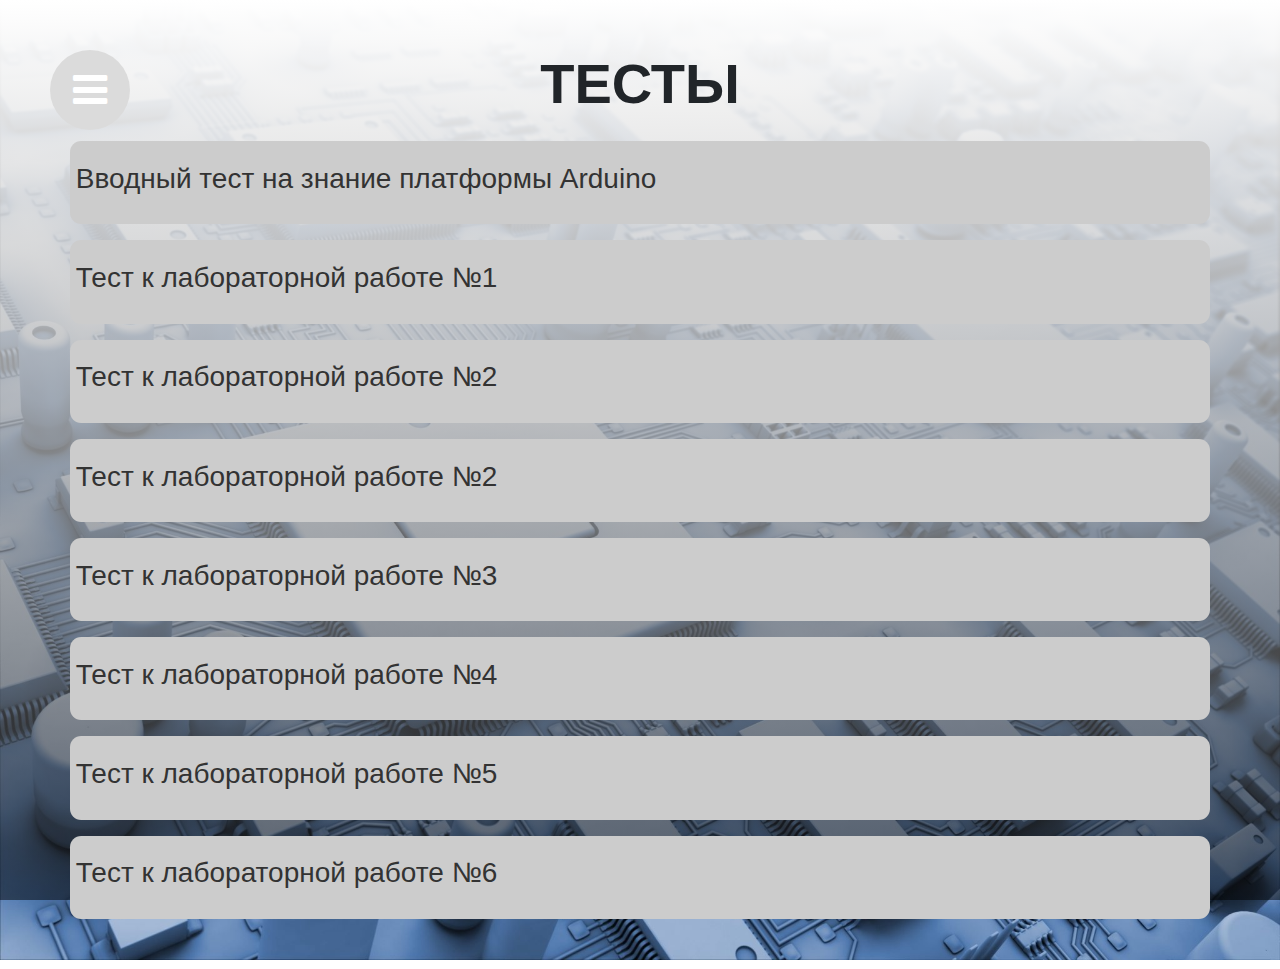
<file: test.html>
<!doctype html>
<html lang="en">
  <head>
    <meta charset="utf-8">
    <meta name="viewport" content="width=device-width, initial-scale=1, shrink-to-fit=no">
    <link rel="stylesheet" href="css/bootstrap.css">
    <link rel="stylesheet" href="css/d_ma.css">
    <link rel="stylesheet" href="css/font_d_ma_01.css">
    <title>
      Тест
    </title>
  </head>
  <body>
<div class="swipe-area" id="LEFTFINGER"></div>
    <!-- левый выезжающий навигационный бар -->
    <nav class="nav flex-column bg-primary" id="menu" role="navigation">
      <a class="nav-link active" href="index.html">Главная</a>
      <a class="nav-link active" href="theory.html">Теория</a>
      <a class="nav-link" href="practice.html">Практика</a>
      <a class="nav-link" href="test.html">Тесты</a>
    </nav>

    <main class="page-wrap">

      <!-- кнопка для навигационный бар -->
      <button class="d-none d-lg-block" id="menu-toggle">
        <i class="font_icon_menu"></i>
      </button>

      <section class="container">
        <h1 class=" display-4 text-uppercase font-weight-bold text-center">
          Тесты
        </h1>

        <div class="row labs_box">
          <div class="col-12 labs_block">
            <div class="row align-items-center labs_block2">
            <h3><a href="test1.html" >Вводный тест на знание платформы Arduino</a></h3>
            </div>
          </div>
        </div>
        <div class="row labs_box">
          <div class="col-12 labs_block">
            <div class="row align-items-center labs_block2">
            <h3><a href="test1.html" >Тест к лабораторной работе №1</a></h3>
            </div>
          </div>
        </div>
        <div class="row labs_box">
          <div class="col-12 labs_block">
            <div class="row align-items-center labs_block2">
            <h3><a href="test1.html" >Тест к лабораторной работе №2</a></h3>
            </div>
          </div>
        </div>
        <div class="row labs_box">
          <div class="col-12 labs_block">
            <div class="row align-items-center labs_block2">
            <h3><a href="test1.html" >Тест к лабораторной работе №2</a></h3>
            </div>
          </div>
        </div>
        <div class="row labs_box">
          <div class="col-12 labs_block">
            <div class="row align-items-center labs_block2">
            <h3><a href="test1.html" >Тест к лабораторной работе №3</a></h3>
            </div>
          </div>
        </div>
        <div class="row labs_box">
          <div class="col-12 labs_block">
            <div class="row align-items-center labs_block2">
            <h3><a href="test1.html" >Тест к лабораторной работе №4</a></h3>
            </div>
          </div>
        </div>
        <div class="row labs_box">
          <div class="col-12 labs_block">
            <div class="row align-items-center labs_block2">
            <h3><a href="test1.html" >Тест к лабораторной работе №5</a></h3>
            </div>
          </div>
        </div>
        <div class="row labs_box">
          <div class="col-12 labs_block">
            <div class="row align-items-center labs_block2">
            <h3><a href="test1.html" >Тест к лабораторной работе №6</a></h3>
            </div>
          </div>
        </div>
      </section>

    </main>

    
  </body>
  <script src="js/jquery-3.3.1.slim.min.js"></script>
    <script src="js/popper.min.js"></script>
    <script src="js/bootstrap.js"></script>
    <script src="js/d_ma.js"></script>

</html>
</file>
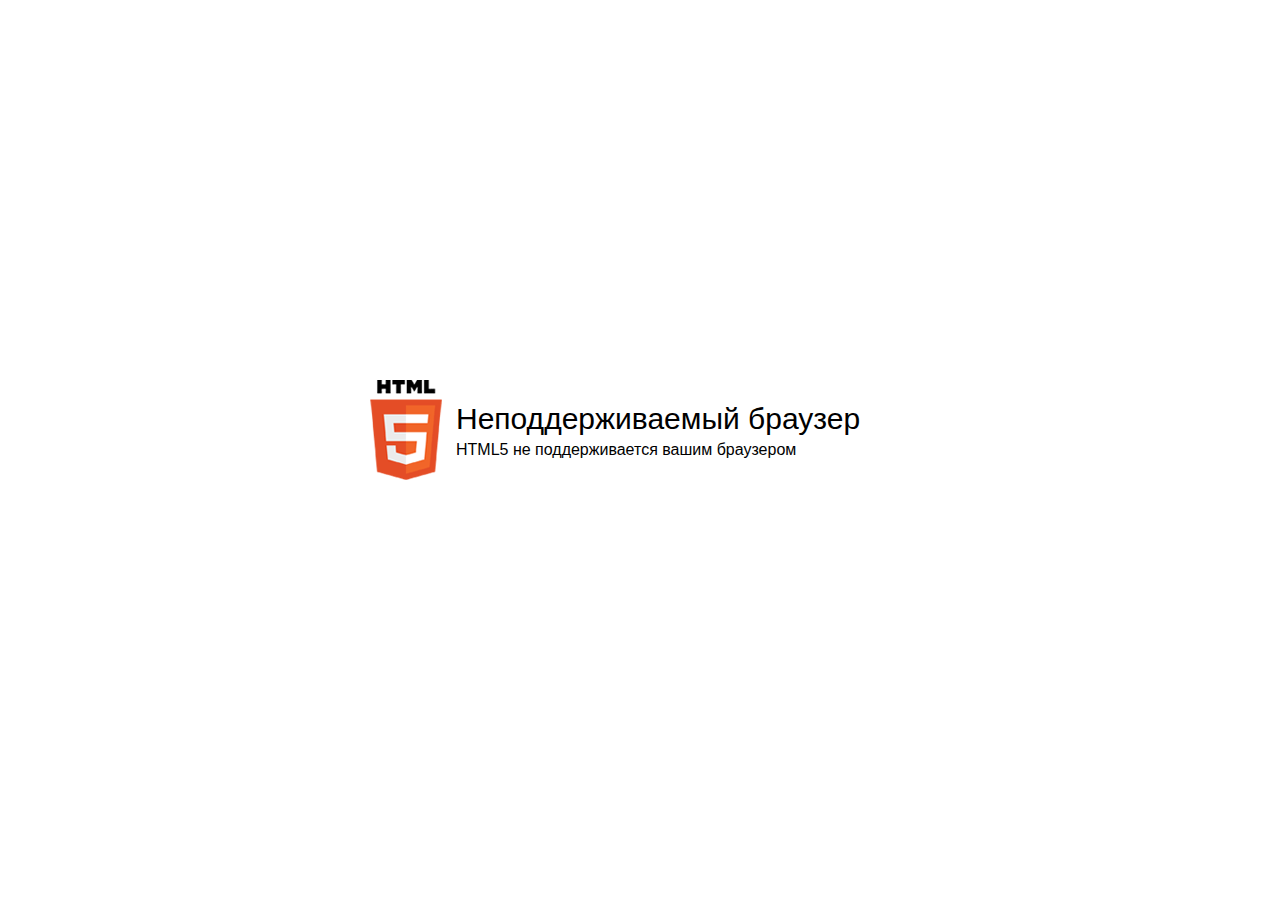
<file: data/html5-unsupported.html>
<html>
<head>
    <meta http-equiv="Content-Type" content="text/html;charset=utf-8"/>
    <meta name="viewport" content="width=device-width,initial-scale=1,maximum-scale=1">
    <meta name="format-detection" content="telephone=no">
    <meta name="apple-mobile-web-app-capable" content="yes">
    <meta name="apple-mobile-web-app-status-bar-style" content="black">
    <meta http-equiv="X-UA-Compatible" content="IE=edge">
    <meta name="msapplication-tap-highlight" content="no" />
    <title>Обновите Ваш браузер</title>
    <style>
        body {
            background: #fff;
        }

        .banner {
            position: absolute;
            top: 50%;
            left: 50%;
            margin-left: -270px;
            margin-top: -70px;
        }

        .banner .html5 {
            display: inline-block;
            *display: inline;
            zoom: 1;
            vertical-align: top;
            background: url("html5.png");
            width: 72px;
            height: 100px;
            margin-right: 10px;
        }

        .banner .message {
            display: inline-block;
            *display: inline;
            zoom: 1;
            vertical-align: top;
            font-family: Arial, Helvetica, sans-serif;
        }

        .banner .message .title {
            font-size: 30px;
            margin-top: 22px;
            margin-bottom: 5px;
        }
    </style>
</head>
<body>
    <div class="banner">
        <div class="html5"></div>
        <div class="message">
            <div class="title">Неподдерживаемый браузер</div>
            <div class="text">HTML5 не поддерживается вашим браузером</div>
        </div>
    </div>
</body>
</html>
</file>
<file: css/d_ma.css>
body {
    background: linear-gradient( rgba(255, 255, 255, 5), rgba(0, 0, 0, 0.5) ), url(img/IT-maintenance.jpg);
    background-repeat: no-repeat;
    background-attachment:fixed;
    background-clip: border-box;
    background-size:cover;

   }
#menu {
    position: fixed;
    top: 0;
    left: -300px;
    width: 300px;
    height: 100%;
    padding: 50px 30px;
    -webkit-box-sizing: border-box;
    -moz-box-sizing: border-box;
    box-sizing: border-box;
    -webkit-transition: all .3s ease-in;
    -moz-transition: all .3s ease-in;
    -o-transition: all .3s ease-in;
    transition: all .3s ease-in;
    text-align: center;
    background-color: #dbdbdb !important;

   }
   #menu .brand {
    height: 51px;
    font-size: 70px;
    font-weight: 900;
    line-height: .6;
    color: #ddd;
   }
   #menu ul {
    padding: 0;
    margin-top: 30px;
   }
   #menu ul li {
   list-style-type:none;
   }
   #menu ul li a {
    display: block;
    font-weight: 900;
    line-height: 50px;
    -webkit-transition: all .3s ease;
    -moz-transition: all .3s ease;
    -o-transition: all .3s ease;
    transition: all .3s ease;
    text-decoration: none;
    text-transform: uppercase;
    color: #232629;
    border-top: 1px solid #eee;
   }
   #menu ul li:last-child a {
    border-bottom: 1px solid #eee;
   }
   #menu ul li a:hover {
    letter-spacing: 1px;
   }
   body.open #menu {
    left: 0;
   }
   /* MAIN PAGE */
   .page-wrap {
    padding: 50px;
    -webkit-box-sizing: border-box;
    -moz-box-sizing: border-box;
    box-sizing: border-box;
    -webkit-transition: all .3s ease-in;
    -moz-transition: all .3s ease-in;
    -o-transition: all .3s ease-in;
    transition: all .3s ease-in;
   }
   body.open .page-wrap {
    margin-left: 300px;
   }
   /* MENU TOGGLE ICON */
   button:focus {
    outline: none;
   }
   #menu-toggle {
    position: fixed;
    width: 5rem;
    height: 5rem;
    cursor: pointer;
    border: none;
    -webkit-border-radius: 50px;
    -moz-border-radius: 50px;
    border-radius: 50px;
    background: #dbdbdb;
    color: #fff;
   }
  #menu-toggle img{
    border-radius: 0;
  }

.first_block i {
    font-size: 10rem;
}

.nav a.nav-link {
  color: #333;
  text-transform: uppercase;
  font-size: 2.5rem
}

.nav a.nav-link:hover {
  border-radius: 10px;
  background: #fff;
  color: #333;
}

.labs_block {
    background: #ccc;
    border-radius: 0.7rem;
    padding: 1rem;
    margin: 1rem 0 0;
}
.labs_block a{
  color: #333
}
.labs_block_img img {
    max-height: 12rem;
    display: block;
}
.labs_block_text {
  border-radius: .7rem;
}
.labs_block2{
  padding: .3rem
}

.carousel-item h1 {
  color: #333 !important
}
.carouselExampleControls {
  
}
.carousel-control-prev i, .carousel-control-next i{
  color: #333;
  font-size: 3rem
}

img{
    border-radius: .7rem;
}
#menu-toggle i {
    font-size: 2.5rem;


}

.scrollspy-example p {
    text-indent: 2rem;
    line-height: 2.1rem;
    text-align: justify;
}
.list-item {
    text-transform: uppercase;
    font-weight: 700;
    text-indent: 2rem;
}
a {
  color: #dbdbdb;
}
@media (max-device-width: 800px) {
  .carouselExampleControls {
  display: none !important;
  }
  h1 {
    display: none;
  }
  body {
    background: linear-gradient( rgba(0, 0, 0, 2), rgba(0, 0, 0, 0.5) ), url(img/IT-maintenance.jpg);
    background-repeat: no-repeat;
    background-attachment:fixed;
    background-clip: border-box;
    background-size:cover;
    

   }
  #menu-toggle {
    
    
    width: 2rem;
    height: 2rem;
    -webkit-border-radius: 50px;
    -moz-border-radius: 50px;
    border-radius: 50px;
    background: #dbdbdb;
    color: #888;
    
  }
  
}
.swipe-area {
    position: absolute;
    width: 50px;
    left: 0;
top: 0;
    height: 100%;
  
    z-index: 0;
}
#Teory {background-color: #dbdbdb;
border-radius: 10px;}
</file>
<file: css/font_d_ma_01.css>
@font-face {
  font-family: 'font_d_ma_01';
  src: url('../font/font_d_ma_01.eot?99974996');
  src: url('../font/font_d_ma_01.eot?99974996#iefix') format('embedded-opentype'),
       url('../font/font_d_ma_01.woff2?99974996') format('woff2'),
       url('../font/font_d_ma_01.woff?99974996') format('woff'),
       url('../font/font_d_ma_01.ttf?99974996') format('truetype'),
       url('../font/font_d_ma_01.svg?99974996#font_d_ma_01') format('svg');
  font-weight: normal;
  font-style: normal;
}
/* Chrome hack: SVG is rendered more smooth in Windozze. 100% magic, uncomment if you need it. */
/* Note, that will break hinting! In other OS-es font will be not as sharp as it could be */
/*
@media screen and (-webkit-min-device-pixel-ratio:0) {
  @font-face {
    font-family: 'font_d_ma_01';
    src: url('../font/font_d_ma_01.svg?99974996#font_d_ma_01') format('svg');
  }
}
*/
 
 [class^="font_icon_"]:before, [class*=" font_icon_"]:before {
  font-family: "font_d_ma_01";
  font-style: normal;
  font-weight: normal;
  speak: none;
 
  display: inline-block;
  text-decoration: inherit;
  width: 1em;
  margin-right: .2em;
  text-align: center;
  /* opacity: .8; */
 
  /* For safety - reset parent styles, that can break glyph codes*/
  font-variant: normal;
  text-transform: none;
 
  /* fix buttons height, for twitter bootstrap */
  line-height: 1em;
 
  /* Animation center compensation - margins should be symmetric */
  /* remove if not needed */
  margin-left: .2em;
 
  /* you can be more comfortable with increased icons size */
  /* font-size: 120%; */
 
  /* Font smoothing. That was taken from TWBS */
  -webkit-font-smoothing: antialiased;
  -moz-osx-font-smoothing: grayscale;
 
  /* Uncomment for 3D effect */
  /* text-shadow: 1px 1px 1px rgba(127, 127, 127, 0.3); */
}
 
.font_icon_emo-happy:before { content: '\e800'; } /* '' */
.font_icon_thumbs-down:before { content: '\e801'; } /* '' */
.font_icon_thumbs-up-1:before { content: '\e802'; } /* '' */
.font_icon_emo-unhappy:before { content: '\e803'; } /* '' */
.font_icon_emo-sleep:before { content: '\e804'; } /* '' */
.font_icon_emo-surprised:before { content: '\e805'; } /* '' */
.font_icon_emo-devil:before { content: '\e806'; } /* '' */
.font_icon_emo-squint:before { content: '\e807'; } /* '' */
.font_icon_book:before { content: '\e808'; } /* '' */
.font_icon_book-1:before { content: '\e809'; } /* '' */
.font_icon_users:before { content: '\e80a'; } /* '' */
.font_icon_plus:before { content: '\e80b'; } /* '' */
.font_icon_emo-grin:before { content: '\e80c'; } /* '' */
.font_icon_emo-angry:before { content: '\e80d'; } /* '' */
.font_icon_wrench:before { content: '\e80e'; } /* '' */
.font_icon_globe:before { content: '\e80f'; } /* '' */
.font_icon_megaphone:before { content: '\e810'; } /* '' */
.font_icon_emo-laugh:before { content: '\e812'; } /* '' */
.font_icon_link:before { content: '\e820'; } /* '' */
.font_icon_bell:before { content: '\e821'; } /* '' */
.font_icon_phone:before { content: '\e822'; } /* '' */
.font_icon_cog-1:before { content: '\e823'; } /* '' */
.font_icon_minus:before { content: '\e825'; } /* '' */
.font_icon_eye-1:before { content: '\e826'; } /* '' */
.font_icon_eye-off:before { content: '\e827'; } /* '' */
.font_icon_lock-open:before { content: '\e828'; } /* '' */
.font_icon_attach-1:before { content: '\e829'; } /* '' */
.font_icon_camera-1:before { content: '\e82a'; } /* '' */
.font_icon_th-list:before { content: '\e82b'; } /* '' */
.font_icon_th-large:before { content: '\e82c'; } /* '' */
.font_icon_mail-1:before { content: '\e82d'; } /* '' */
.font_icon_heart-empty:before { content: '\e82e'; } /* '' */
.font_icon_heart-1:before { content: '\e82f'; } /* '' */
.font_icon_doc-1:before { content: '\e830'; } /* '' */
.font_icon_trash-empty:before { content: '\e831'; } /* '' */
.font_icon_login:before { content: '\e832'; } /* '' */
.font_icon_logout:before { content: '\e833'; } /* '' */
.font_icon_resize-full:before { content: '\e834'; } /* '' */
.font_icon_zoom-in:before { content: '\e835'; } /* '' */
.font_icon_zoom-out:before { content: '\e836'; } /* '' */
.font_icon_up-dir:before { content: '\e837'; } /* '' */
.font_icon_down-dir:before { content: '\e838'; } /* '' */
.font_icon_left-dir:before { content: '\e839'; } /* '' */
.font_icon_right-dir:before { content: '\e83a'; } /* '' */
.font_icon_floppy:before { content: '\e83b'; } /* '' */
.font_icon_ok:before { content: '\e83c'; } /* '' */
.font_icon_cancel:before { content: '\e83d'; } /* '' */
.font_icon_video:before { content: '\e83e'; } /* '' */
.font_icon_picture:before { content: '\e83f'; } /* '' */
.font_icon_star-empty:before { content: '\e840'; } /* '' */
.font_icon_star-1:before { content: '\e841'; } /* '' */
.font_icon_search-1:before { content: '\e842'; } /* '' */
.font_icon_bookmark:before { content: '\e843'; } /* '' */
.font_icon_tags:before { content: '\e844'; } /* '' */
.font_icon_tag-1:before { content: '\e845'; } /* '' */
.font_icon_forward:before { content: '\e846'; } /* '' */
.font_icon_edit:before { content: '\e847'; } /* '' */
.font_icon_print:before { content: '\e848'; } /* '' */
.font_icon_retweet:before { content: '\e849'; } /* '' */
.font_icon_location-1:before { content: '\e84a'; } /* '' */
.font_icon_attention:before { content: '\e84b'; } /* '' */
.font_icon_folder-open-1:before { content: '\e84c'; } /* '' */
.font_icon_folder:before { content: '\e84d'; } /* '' */
.font_icon_cog-alt:before { content: '\e84e'; } /* '' */
.font_icon_calendar-1:before { content: '\e84f'; } /* '' */
.font_icon_play:before { content: '\e850'; } /* '' */
.font_icon_stop:before { content: '\e851'; } /* '' */
.font_icon_pause:before { content: '\e852'; } /* '' */
.font_icon_to-end:before { content: '\e853'; } /* '' */
.font_icon_to-start:before { content: '\e854'; } /* '' */
.font_icon_to-end-alt:before { content: '\e855'; } /* '' */
.font_icon_to-start-alt:before { content: '\e856'; } /* '' */
.font_icon_fast-fw:before { content: '\e857'; } /* '' */
.font_icon_fast-bw:before { content: '\e858'; } /* '' */
.font_icon_eject:before { content: '\e859'; } /* '' */
.font_icon_shuffle:before { content: '\e85a'; } /* '' */
.font_icon_link-ext:before { content: '\f08e'; } /* '' */
.font_icon_bookmark-empty:before { content: '\f097'; } /* '' */
.font_icon_twitter:before { content: '\f099'; } /* '' */
.font_icon_facebook:before { content: '\f09a'; } /* '' */
.font_icon_github-circled:before { content: '\f09b'; } /* '' */
.font_icon_rss:before { content: '\f09e'; } /* '' */
.font_icon_resize-full-alt:before { content: '\f0b2'; } /* '' */
.font_icon_menu:before { content: '\f0c9'; } /* '' */
.font_icon_gplus:before { content: '\f0d5'; } /* '' */
.font_icon_mail-alt:before { content: '\f0e0'; } /* '' */
.font_icon_linkedin:before { content: '\f0e1'; } /* '' */
.font_icon_comment-empty:before { content: '\f0e5'; } /* '' */
.font_icon_chat-empty:before { content: '\f0e6'; } /* '' */
.font_icon_exchange:before { content: '\f0ec'; } /* '' */
.font_icon_download-cloud:before { content: '\f0ed'; } /* '' */
.font_icon_upload-cloud:before { content: '\f0ee'; } /* '' */
.font_icon_coffee:before { content: '\f0f4'; } /* '' */
.font_icon_food:before { content: '\f0f5'; } /* '' */
.font_icon_doc-text:before { content: '\f0f6'; } /* '' */
.font_icon_building:before { content: '\f0f7'; } /* '' */
.font_icon_ambulance:before { content: '\f0f9'; } /* '' */
.font_icon_medkit:before { content: '\f0fa'; } /* '' */
.font_icon_beer:before { content: '\f0fc'; } /* '' */
.font_icon_angle-left:before { content: '\f104'; } /* '' */
.font_icon_angle-right:before { content: '\f105'; } /* '' */
.font_icon_angle-up:before { content: '\f106'; } /* '' */
.font_icon_angle-down:before { content: '\f107'; } /* '' */
.font_icon_desktop-1:before { content: '\f108'; } /* '' */
.font_icon_laptop:before { content: '\f109'; } /* '' */
.font_icon_tablet:before { content: '\f10a'; } /* '' */
.font_icon_mobile-1:before { content: '\f10b'; } /* '' */
.font_icon_circle-empty:before { content: '\f10c'; } /* '' */
.font_icon_quote-left:before { content: '\f10d'; } /* '' */
.font_icon_quote-right:before { content: '\f10e'; } /* '' */
.font_icon_circle:before { content: '\f111'; } /* '' */
.font_icon_reply:before { content: '\f112'; } /* '' */
.font_icon_folder-empty:before { content: '\f114'; } /* '' */
.font_icon_folder-open-empty:before { content: '\f115'; } /* '' */
.font_icon_gamepad:before { content: '\f11b'; } /* '' */
.font_icon_keyboard:before { content: '\f11c'; } /* '' */
.font_icon_code:before { content: '\f121'; } /* '' */
.font_icon_unlink:before { content: '\f127'; } /* '' */
.font_icon_help:before { content: '\f128'; } /* '' */
.font_icon_info:before { content: '\f129'; } /* '' */
.font_icon_attention-alt:before { content: '\f12a'; } /* '' */
.font_icon_calendar-empty:before { content: '\f133'; } /* '' */
.font_icon_html5:before { content: '\f13b'; } /* '' */
.font_icon_css3:before { content: '\f13c'; } /* '' */
.font_icon_lock-open-alt:before { content: '\f13e'; } /* '' */
.font_icon_ellipsis:before { content: '\f141'; } /* '' */
.font_icon_ellipsis-vert:before { content: '\f142'; } /* '' */
.font_icon_minus-squared-alt:before { content: '\f147'; } /* '' */
.font_icon_pencil-squared:before { content: '\f14b'; } /* '' */
.font_icon_euro:before { content: '\f153'; } /* '' */
.font_icon_pound:before { content: '\f154'; } /* '' */
.font_icon_dollar:before { content: '\f155'; } /* '' */
.font_icon_rupee:before { content: '\f156'; } /* '' */
.font_icon_yen:before { content: '\f157'; } /* '' */
.font_icon_rouble:before { content: '\f158'; } /* '' */
.font_icon_won:before { content: '\f159'; } /* '' */
.font_icon_bitcoin:before { content: '\f15a'; } /* '' */
.font_icon_thumbs-up-alt:before { content: '\f164'; } /* '' */
.font_icon_thumbs-down-alt:before { content: '\f165'; } /* '' */
.font_icon_youtube:before { content: '\f167'; } /* '' */
.font_icon_youtube-play:before { content: '\f16a'; } /* '' */
.font_icon_instagram:before { content: '\f16d'; } /* '' */
.font_icon_tumblr:before { content: '\f173'; } /* '' */
.font_icon_apple:before { content: '\f179'; } /* '' */
.font_icon_windows:before { content: '\f17a'; } /* '' */
.font_icon_android:before { content: '\f17b'; } /* '' */
.font_icon_linux:before { content: '\f17c'; } /* '' */
.font_icon_skype:before { content: '\f17e'; } /* '' */
.font_icon_foursquare:before { content: '\f180'; } /* '' */
.font_icon_female:before { content: '\f182'; } /* '' */
.font_icon_male:before { content: '\f183'; } /* '' */
.font_icon_vk:before { content: '\f189'; } /* '' */
.font_icon_weibo:before { content: '\f18a'; } /* '' */
.font_icon_try:before { content: '\f195'; } /* '' */
.font_icon_plus-squared-alt:before { content: '\f196'; } /* '' */
.font_icon_slack:before { content: '\f198'; } /* '' */
.font_icon_bank:before { content: '\f19c'; } /* '' */
.font_icon_graduation-cap-1:before { content: '\f19d'; } /* '' */
.font_icon_reddit:before { content: '\f1a1'; } /* '' */
.font_icon_joomla:before { content: '\f1aa'; } /* '' */
.font_icon_paw:before { content: '\f1b0'; } /* '' */
.font_icon_behance:before { content: '\f1b4'; } /* '' */
.font_icon_steam:before { content: '\f1b6'; } /* '' */
.font_icon_file-pdf:before { content: '\f1c1'; } /* '' */
.font_icon_file-word:before { content: '\f1c2'; } /* '' */
.font_icon_file-excel:before { content: '\f1c3'; } /* '' */
.font_icon_file-powerpoint:before { content: '\f1c4'; } /* '' */
.font_icon_file-image:before { content: '\f1c5'; } /* '' */
.font_icon_file-archive:before { content: '\f1c6'; } /* '' */
.font_icon_file-audio:before { content: '\f1c7'; } /* '' */
.font_icon_file-video:before { content: '\f1c8'; } /* '' */
.font_icon_file-code:before { content: '\f1c9'; } /* '' */
.font_icon_vine:before { content: '\f1ca'; } /* '' */
.font_icon_wechat:before { content: '\f1d7'; } /* '' */
.font_icon_history:before { content: '\f1da'; } /* '' */
.font_icon_share:before { content: '\f1e0'; } /* '' */
.font_icon_twitch:before { content: '\f1e8'; } /* '' */
.font_icon_paypal:before { content: '\f1ed'; } /* '' */
.font_icon_cc-visa:before { content: '\f1f0'; } /* '' */
.font_icon_cc-mastercard:before { content: '\f1f1'; } /* '' */
.font_icon_cc-discover:before { content: '\f1f2'; } /* '' */
.font_icon_cc-amex:before { content: '\f1f3'; } /* '' */
.font_icon_cc-paypal:before { content: '\f1f4'; } /* '' */
.font_icon_cc-stripe:before { content: '\f1f5'; } /* '' */
.font_icon_bell-off-empty:before { content: '\f1f7'; } /* '' */
.font_icon_copyright:before { content: '\f1f9'; } /* '' */
.font_icon_at:before { content: '\f1fa'; } /* '' */
.font_icon_lastfm:before { content: '\f202'; } /* '' */
.font_icon_cc:before { content: '\f20a'; } /* '' */
.font_icon_user-secret:before { content: '\f21b'; } /* '' */
.font_icon_heartbeat:before { content: '\f21e'; } /* '' */
.font_icon_venus:before { content: '\f221'; } /* '' */
.font_icon_mars:before { content: '\f222'; } /* '' */
.font_icon_pinterest:before { content: '\f231'; } /* '' */
.font_icon_whatsapp:before { content: '\f232'; } /* '' */
.font_icon_bed:before { content: '\f236'; } /* '' */
.font_icon_battery-3:before { content: '\f241'; } /* '' */
.font_icon_battery-0:before { content: '\f244'; } /* '' */
.font_icon_trademark:before { content: '\f25c'; } /* '' */
.font_icon_registered:before { content: '\f25d'; } /* '' */
.font_icon_gg:before { content: '\f260'; } /* '' */
.font_icon_odnoklassniki:before { content: '\f263'; } /* '' */
.font_icon_get-pocket:before { content: '\f265'; } /* '' */
.font_icon_wikipedia-w:before { content: '\f266'; } /* '' */
.font_icon_safari:before { content: '\f267'; } /* '' */
.font_icon_chrome:before { content: '\f268'; } /* '' */
.font_icon_firefox:before { content: '\f269'; } /* '' */
.font_icon_opera:before { content: '\f26a'; } /* '' */
.font_icon_internet-explorer:before { content: '\f26b'; } /* '' */
.font_icon_vimeo:before { content: '\f27d'; } /* '' */
.font_icon_edge:before { content: '\f282'; } /* '' */
.font_icon_usb:before { content: '\f287'; } /* '' */
.font_icon_hashtag:before { content: '\f292'; } /* '' */
.font_icon_bluetooth-b:before { content: '\f294'; } /* '' */
.font_icon_percent:before { content: '\f295'; } /* '' */
.font_icon_volume-control-phone:before { content: '\f2a0'; } /* '' */
.font_icon_snapchat-ghost:before { content: '\f2ac'; } /* '' */
.font_icon_envelope-open-o:before { content: '\f2b7'; } /* '' */
.font_icon_address-book-o:before { content: '\f2ba'; } /* '' */
.font_icon_address-card-o:before { content: '\f2bc'; } /* '' */
.font_icon_user-o:before { content: '\f2c0'; } /* '' */
.font_icon_telegram:before { content: '\f2c6'; } /* '' */
.font_icon_bath:before { content: '\f2cd'; } /* '' */
</file>
<file: css/animation.css>
/*
   Animation example, for spinners
*/
.animate-spin {
  -moz-animation: spin 2s infinite linear;
  -o-animation: spin 2s infinite linear;
  -webkit-animation: spin 2s infinite linear;
  animation: spin 2s infinite linear;
  display: inline-block;
}
@-moz-keyframes spin {
  0% {
    -moz-transform: rotate(0deg);
    -o-transform: rotate(0deg);
    -webkit-transform: rotate(0deg);
    transform: rotate(0deg);
  }

  100% {
    -moz-transform: rotate(359deg);
    -o-transform: rotate(359deg);
    -webkit-transform: rotate(359deg);
    transform: rotate(359deg);
  }
}
@-webkit-keyframes spin {
  0% {
    -moz-transform: rotate(0deg);
    -o-transform: rotate(0deg);
    -webkit-transform: rotate(0deg);
    transform: rotate(0deg);
  }

  100% {
    -moz-transform: rotate(359deg);
    -o-transform: rotate(359deg);
    -webkit-transform: rotate(359deg);
    transform: rotate(359deg);
  }
}
@-o-keyframes spin {
  0% {
    -moz-transform: rotate(0deg);
    -o-transform: rotate(0deg);
    -webkit-transform: rotate(0deg);
    transform: rotate(0deg);
  }

  100% {
    -moz-transform: rotate(359deg);
    -o-transform: rotate(359deg);
    -webkit-transform: rotate(359deg);
    transform: rotate(359deg);
  }
}
@-ms-keyframes spin {
  0% {
    -moz-transform: rotate(0deg);
    -o-transform: rotate(0deg);
    -webkit-transform: rotate(0deg);
    transform: rotate(0deg);
  }

  100% {
    -moz-transform: rotate(359deg);
    -o-transform: rotate(359deg);
    -webkit-transform: rotate(359deg);
    transform: rotate(359deg);
  }
}
@keyframes spin {
  0% {
    -moz-transform: rotate(0deg);
    -o-transform: rotate(0deg);
    -webkit-transform: rotate(0deg);
    transform: rotate(0deg);
  }

  100% {
    -moz-transform: rotate(359deg);
    -o-transform: rotate(359deg);
    -webkit-transform: rotate(359deg);
    transform: rotate(359deg);
  }
}
</file>
